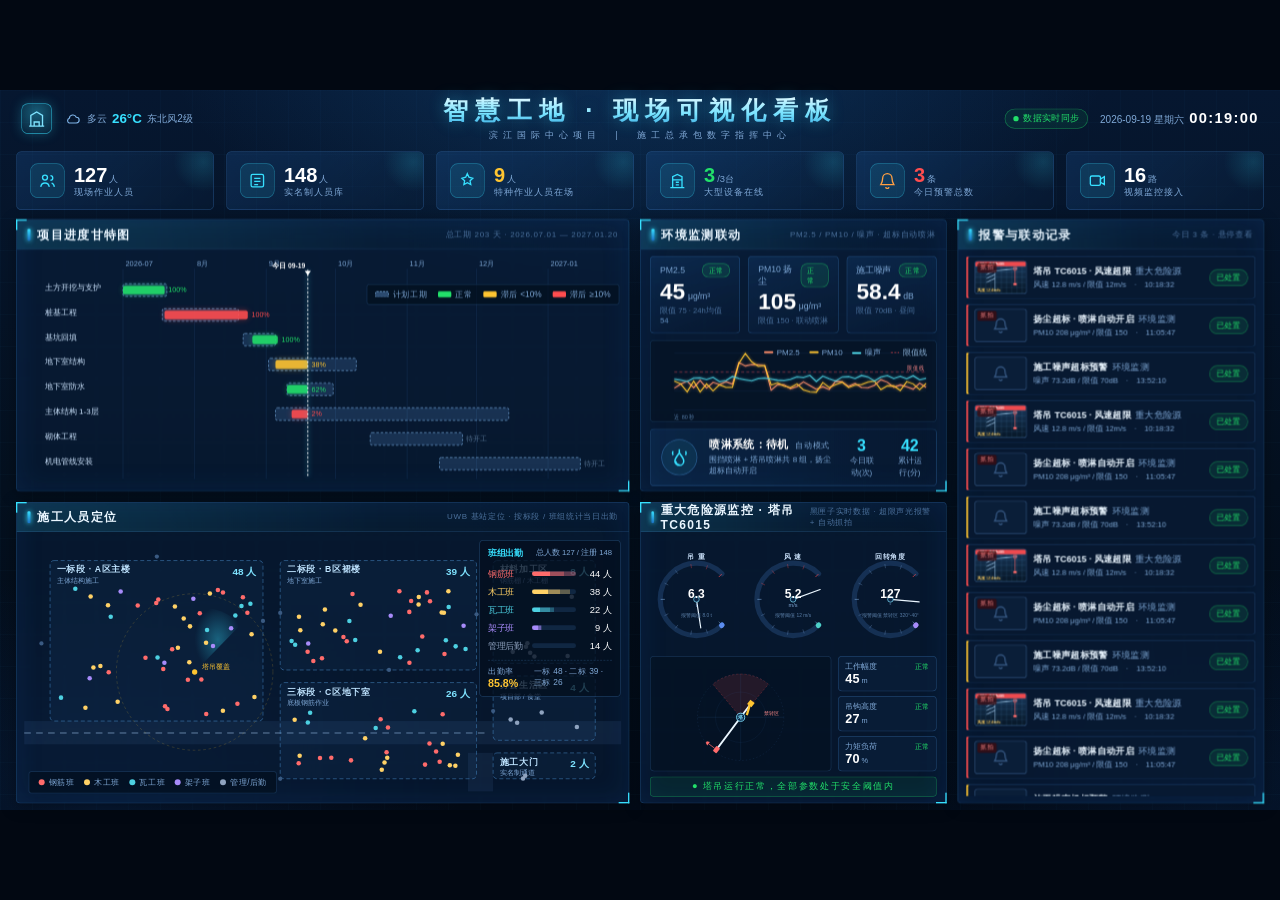
<file: index.html>
<!DOCTYPE html>
<html lang="zh-CN">
<head>
<meta charset="UTF-8">
<meta name="viewport" content="width=device-width,initial-scale=1">
<title>智慧工地 · 现场可视化看板</title>
<style>
:root{
  --bg:#04101f; --panel:rgba(10,32,60,.55); --panel2:rgba(8,24,48,.8);
  --cyan:#37e0ff; --cyan-d:#1868a8; --txt:#d7ecff; --txt2:#7fa8d6; --txt3:#4c719c;
  --green:#22e06a; --yellow:#ffc531; --red:#ff4d4f; --orange:#ff9f43;
  --steel:#5b8def;
  --gangjin:#ff6b6b; --mugong:#ffd166; --wagong:#4dd0e1; --jiazib:#a78bfa; --guanli:#8fa3bf;
}
*{margin:0;padding:0;box-sizing:border-box}
html,body{width:100%;height:100%;overflow:hidden;background:#020812;
  font-family:"Microsoft YaHei","PingFang SC","Source Han Sans SC",sans-serif;color:var(--txt)}
#stage{position:fixed;left:50%;top:50%;width:1920px;height:1080px;transform:translate(-50%,-50%);transform-origin:center center;
  background:
    radial-gradient(1200px 700px at 50% -10%, rgba(30,120,200,.28), transparent 60%),
    radial-gradient(900px 600px at 8% 100%, rgba(20,80,160,.18), transparent 60%),
    radial-gradient(900px 600px at 95% 100%, rgba(20,80,160,.15), transparent 60%),
    linear-gradient(180deg,#061730 0%,#04101f 55%,#030b18 100%)}
#stage::before{content:"";position:absolute;inset:0;pointer-events:none;opacity:.5;
  background-image:linear-gradient(rgba(80,180,255,.05) 1px,transparent 1px),linear-gradient(90deg,rgba(80,180,255,.05) 1px,transparent 1px);
  background-size:48px 48px}
#stage::after{content:"";position:absolute;inset:0;pointer-events:none;
  background:linear-gradient(180deg,transparent 49.7%,rgba(120,220,255,.05) 50%,transparent 50.3%);
  background-size:100% 6px;opacity:.35}

/* ============ 顶栏 ============ */
header{position:relative;height:86px;display:flex;align-items:center;padding:0 32px;z-index:5}
.h-side{flex:1;display:flex;align-items:center;gap:18px}
.h-side.right{justify-content:flex-end}
.h-title{position:absolute;left:50%;top:6px;transform:translateX(-50%);text-align:center}
.h-title h1{font-size:38px;letter-spacing:10px;font-weight:800;
  background:linear-gradient(180deg,#eafaff 10%,#7fe3ff 60%,#2e9cd8 100%);
  -webkit-background-clip:text;background-clip:text;color:transparent;
  text-shadow:0 0 24px rgba(55,224,255,.35)}
.h-title .sub{font-size:13px;letter-spacing:8px;color:var(--txt2);margin-top:2px}
.weather{display:flex;align-items:center;gap:8px;color:var(--txt2);font-size:15px}
.weather b{color:var(--cyan);font-size:20px;font-weight:700}
.h-date{font-size:15px;color:var(--txt2)}
.h-date b{color:#fff;font-size:22px;font-family:"DIN Alternate","Bahnschrift",sans-serif;margin-left:8px;letter-spacing:2px}
.h-logo{width:46px;height:46px;border:1.5px solid rgba(55,224,255,.6);border-radius:10px;display:grid;place-items:center;
  background:radial-gradient(circle at 50% 30%,rgba(55,224,255,.35),rgba(55,224,255,.05));box-shadow:0 0 18px rgba(55,224,255,.25)}
.h-logo svg{width:30px;height:30px}
.h-live{display:flex;align-items:center;gap:7px;font-size:14px;color:var(--green);border:1px solid rgba(34,224,106,.4);
  padding:5px 12px;border-radius:20px;background:rgba(34,224,106,.08)}
.live-dot{width:8px;height:8px;border-radius:50%;background:var(--green);animation:blink 1.4s infinite}
@keyframes blink{0%,100%{opacity:1;box-shadow:0 0 8px var(--green)}50%{opacity:.25;box-shadow:none}}

/* ============ KPI ============ */
.kpi-bar{height:104px;padding:6px 24px 10px;display:grid;grid-template-columns:repeat(6,1fr);gap:18px;position:relative;z-index:4}
.kpi{background:linear-gradient(135deg,rgba(30,90,160,.28),rgba(10,32,60,.35));
  border:1px solid rgba(90,170,255,.22);border-radius:8px;display:flex;align-items:center;gap:14px;padding:0 20px;position:relative;overflow:hidden}
.kpi::after{content:"";position:absolute;right:-30px;top:-30px;width:90px;height:90px;border-radius:50%;
  background:radial-gradient(circle,rgba(55,224,255,.16),transparent 70%)}
.kpi .ic{width:52px;height:52px;border-radius:12px;display:grid;place-items:center;flex:none;
  background:rgba(55,224,255,.1);border:1px solid rgba(55,224,255,.35)}
.kpi .ic svg{width:28px;height:28px}
.kpi .v{font-size:30px;font-weight:800;color:#fff;font-family:"Bahnschrift","DIN Alternate",sans-serif;line-height:1.1}
.kpi .v small{font-size:14px;color:var(--txt2);font-weight:400;margin-left:3px}
.kpi .l{font-size:14px;color:var(--txt2);letter-spacing:1px}
.kpi .v.red{color:var(--red)} .kpi .v.green{color:var(--green)} .kpi .v.yellow{color:var(--yellow)}

/* ============ 主布局 ============ */
main{position:relative;z-index:3;padding:4px 24px 18px;height:890px;display:grid;
  grid-template-columns:920px 1fr 460px;grid-template-rows:408px 452px;gap:16px}
.panel{background:var(--panel);border:1px solid rgba(70,150,230,.28);border-radius:6px;position:relative;
  box-shadow:inset 0 0 40px rgba(20,80,160,.18),0 4px 24px rgba(0,0,0,.35);backdrop-filter:blur(2px);
  display:flex;flex-direction:column}
.panel::before,.panel::after{content:"";position:absolute;width:14px;height:14px;pointer-events:none}
.panel::before{left:-1px;top:-1px;border-left:2px solid var(--cyan);border-top:2px solid var(--cyan)}
.panel::after{right:-1px;bottom:-1px;border-right:2px solid var(--cyan);border-bottom:2px solid var(--cyan)}
.p-head{height:44px;flex:none;display:flex;align-items:center;padding:0 16px;gap:10px;
  border-bottom:1px solid rgba(90,170,255,.18);
  background:linear-gradient(90deg,rgba(55,224,255,.14),rgba(55,224,255,.02) 60%,transparent)}
.p-head .bar{width:5px;height:18px;border-radius:2px;background:linear-gradient(180deg,var(--cyan),#1b6fc0);box-shadow:0 0 8px var(--cyan)}
.p-head h2{font-size:18px;font-weight:700;letter-spacing:2px;color:#eaf6ff}
.p-head .tagline{margin-left:auto;font-size:12px;color:var(--txt3);letter-spacing:1px}
.p-body{flex:1;min-height:0;position:relative;padding:8px 10px}

/* ============ 甘特图 ============ */
#ganttSvg{width:100%;height:100%;display:block}
.g-row:hover{fill:rgba(55,224,255,.06)}
.g-grid{stroke:rgba(90,160,255,.14);stroke-width:1}
.g-month{fill:#7fa8d6;font-size:12px}
.g-task{fill:#cfe6ff;font-size:13px}
.g-pct{font-size:11.5px;font-family:"Bahnschrift",sans-serif}
.g-today{stroke:#fff;stroke-width:1.4;stroke-dasharray:4 3;filter:drop-shadow(0 0 4px var(--cyan))}
.g-legend{position:absolute;right:14px;top:52px;display:flex;gap:16px;background:rgba(4,16,31,.7);
  border:1px solid rgba(90,170,255,.2);border-radius:4px;padding:6px 12px;font-size:12.5px;color:var(--txt2);z-index:2}
.g-legend i{display:inline-block;width:20px;height:9px;border-radius:2px;margin-right:6px;vertical-align:middle}
#ganttTip{position:absolute;pointer-events:none;z-index:20;display:none;min-width:230px;
  background:rgba(6,22,44,.95);border:1px solid rgba(55,224,255,.5);border-radius:6px;padding:10px 14px;
  font-size:13px;line-height:1.9;box-shadow:0 6px 24px rgba(0,0,0,.5)}
#ganttTip .t{font-size:14.5px;font-weight:700;color:#fff;margin-bottom:2px}
#ganttTip .s{color:var(--txt2)}
#ganttTip b{font-family:"Bahnschrift",sans-serif;color:#fff}

/* ============ 人员定位 ============ */
#mapSvg{width:100%;height:100%;display:block}
.dot{cursor:pointer;transition:transform 3.6s linear;transform-box:view-box}
.dot circle.core{animation:pulseDot 1.9s infinite ease-in-out}
@keyframes pulseDot{0%,100%{opacity:1;r:3.4}50%{opacity:.55;r:2.6}}
.sweep{transform-origin:257px 203px;transform-box:view-box;animation:sweeprot 5s linear infinite}
@keyframes sweeprot{to{transform:rotate(360deg)}}
.spray .noz{fill:#3a5a82}
#mapSpray.on .noz{fill:#37e0ff;filter:drop-shadow(0 0 6px #37e0ff)}
.spray .water{opacity:0}
#mapSpray.on .water{opacity:1;animation:waterPulse 1.1s infinite ease-in-out}
@keyframes waterPulse{0%{r:4;opacity:.9}100%{r:14;opacity:0}}
.zone-name{fill:#bfe4ff;font-size:13px;font-weight:700;letter-spacing:1px}
.zone-sub{fill:#7fa8d6;font-size:11px}
.zone-count{font-size:15px;font-weight:700;font-family:"Bahnschrift",sans-serif}
.map-legend{position:absolute;left:18px;bottom:14px;display:flex;gap:14px;background:rgba(4,16,31,.72);
  border:1px solid rgba(90,170,255,.2);border-radius:4px;padding:7px 14px;font-size:12.5px;color:var(--txt2);z-index:2}
.map-legend i{display:inline-block;width:9px;height:9px;border-radius:50%;margin-right:6px;vertical-align:middle}
.att-table{position:absolute;right:12px;top:12px;width:212px;background:rgba(4,16,31,.78);
  border:1px solid rgba(90,170,255,.25);border-radius:6px;padding:10px 12px;z-index:2}
.att-table .at-title{font-size:13px;color:var(--cyan);font-weight:700;margin-bottom:8px;display:flex;justify-content:space-between}
.att-table .at-title span{color:var(--txt2);font-weight:400;font-size:11.5px}
.at-row{display:flex;align-items:center;gap:8px;height:27px;font-size:13px}
.at-row .nm{width:58px;color:var(--txt)}
.at-row .bar{flex:1;height:7px;border-radius:4px;background:rgba(90,160,255,.14);overflow:hidden;display:flex}
.at-row .bar i{display:block;height:100%}
.at-row .num{width:46px;text-align:right;font-family:"Bahnschrift",sans-serif;font-size:14px;color:#fff}
.at-sum{margin-top:8px;padding-top:8px;border-top:1px dashed rgba(90,170,255,.25);
  display:flex;justify-content:space-between;font-size:12.5px;color:var(--txt2)}
.at-sum b{color:var(--yellow);font-family:"Bahnschrift",sans-serif;font-size:16px}

/* ============ 塔吊 ============ */
.crane-body{padding:6px 14px 10px;display:flex;flex-direction:column;gap:8px;height:100%}
.gauges{display:grid;grid-template-columns:repeat(3,1fr);gap:6px;height:172px;flex:none}
.gauge{position:relative}
.gauge svg{width:100%;height:100%}
.gauge.alarm{animation:gaugeAlarm .8s infinite}
@keyframes gaugeAlarm{0%,100%{filter:drop-shadow(0 0 3px rgba(255,77,79,.3))}50%{filter:drop-shadow(0 0 14px rgba(255,77,79,.9))}}
.g-val{fill:#fff;font-size:26px;font-weight:800;font-family:"Bahnschrift",sans-serif;text-anchor:middle}
.g-unit{fill:#7fa8d6;font-size:12px;text-anchor:middle}
.g-name{fill:#cfe6ff;font-size:14px;font-weight:700;text-anchor:middle;letter-spacing:2px}
.g-lim{fill:#5a7fa8;font-size:10.5px;text-anchor:middle}
.needle{transition:transform .9s cubic-bezier(.34,1.4,.5,1);transform-box:view-box;transform-origin:100px 108px}
.g-arc-v{transition:stroke-dasharray .9s ease,stroke .3s}
.crane-mid{flex:1;min-height:0;display:grid;grid-template-columns:1fr 148px;gap:10px}
.crane-plot{background:rgba(4,16,31,.5);border:1px solid rgba(90,170,255,.2);border-radius:6px;position:relative;overflow:hidden}
#craneSvg{width:100%;height:100%}
.jib-grp{transition:transform 1.4s ease-in-out;transform-box:view-box;transform-origin:200px 118px}
.crane-side{display:flex;flex-direction:column;gap:7px}
.c-chip{background:rgba(10,32,60,.7);border:1px solid rgba(90,170,255,.25);border-radius:6px;padding:7px 10px}
.c-chip .l{font-size:11.5px;color:var(--txt2)}
.c-chip .v{font-size:19px;font-weight:700;color:#fff;font-family:"Bahnschrift",sans-serif}
.c-chip .v small{font-size:11px;color:var(--txt2);font-weight:400}
.c-chip .st{float:right;font-size:11px;color:var(--green)}
.c-chip.alarm{border-color:rgba(255,77,79,.7);background:rgba(70,14,18,.6)}
.c-chip.alarm .st{color:var(--red);animation:blink .7s infinite}
.crane-banner{flex:none;height:30px;border-radius:5px;display:flex;align-items:center;justify-content:center;gap:10px;
  font-size:14px;letter-spacing:2px;border:1px solid rgba(34,224,106,.35);color:var(--green);background:rgba(34,224,106,.08)}
.crane-banner.alarm{border-color:rgba(255,77,79,.8);color:#fff;background:rgba(255,77,79,.18);animation:bannerFlash .7s infinite}
@keyframes bannerFlash{0%,100%{background:rgba(255,77,79,.12)}50%{background:rgba(255,77,79,.42)}}

/* ============ 环境 ============ */
.env-body{padding:10px 14px;display:flex;flex-direction:column;gap:10px;height:100%}
.env-metrics{display:grid;grid-template-columns:repeat(3,1fr);gap:12px;flex:none}
.m-card{border:1px solid rgba(90,170,255,.25);border-radius:6px;padding:10px 14px;position:relative;
  background:linear-gradient(160deg,rgba(30,90,160,.22),rgba(8,24,48,.5));transition:.3s}
.m-card .ml{font-size:13px;color:var(--txt2);display:flex;justify-content:space-between;align-items:center}
.m-card .mv{font-size:34px;font-weight:800;color:#fff;font-family:"Bahnschrift",sans-serif;line-height:1.25}
.m-card .mv small{font-size:13px;color:var(--txt2);font-weight:400;margin-left:4px}
.m-card .mf{font-size:11.5px;color:var(--txt3)}
.m-card .badge{font-size:11px;padding:2px 9px;border-radius:10px;border:1px solid rgba(34,224,106,.45);color:var(--green);background:rgba(34,224,106,.1)}
.m-card.warn{border-color:rgba(255,197,49,.7);box-shadow:0 0 18px rgba(255,197,49,.15)}
.m-card.warn .badge{border-color:rgba(255,197,49,.7);color:var(--yellow);background:rgba(255,197,49,.12)}
.m-card.over{border-color:rgba(255,77,79,.85);box-shadow:0 0 22px rgba(255,77,79,.25);animation:bannerFlash 1s infinite}
.m-card.over .badge{border-color:rgba(255,77,79,.8);color:#fff;background:rgba(255,77,79,.25)}
.env-chart-wrap{flex:1;min-height:0;background:rgba(4,16,31,.5);border:1px solid rgba(90,170,255,.18);border-radius:6px;padding:6px 8px 2px;position:relative}
#envChart{width:100%;height:100%}
.env-legend{position:absolute;right:14px;top:10px;display:flex;gap:14px;font-size:12px;color:var(--txt2);z-index:2}
.env-legend i{display:inline-block;width:14px;height:3px;border-radius:2px;margin-right:5px;vertical-align:middle}
.spray-bar{flex:none;height:86px;border:1px solid rgba(90,170,255,.25);border-radius:6px;padding:10px 16px;
  display:flex;align-items:center;gap:18px;background:linear-gradient(90deg,rgba(30,90,160,.2),rgba(8,24,48,.35))}
.spray-ic{width:54px;height:54px;border-radius:50%;display:grid;place-items:center;flex:none;
  border:1px solid rgba(90,170,255,.4);background:rgba(55,224,255,.08)}
.spray-ic svg{width:32px;height:32px}
.spray-bar.on .spray-ic{border-color:var(--cyan);background:rgba(55,224,255,.25);box-shadow:0 0 20px rgba(55,224,255,.5);animation:waterRotate 3s linear infinite}
@keyframes waterRotate{to{transform:rotate(360deg)}}
.spray-info .t{font-size:16px;font-weight:700;color:#fff;letter-spacing:1px}
.spray-info .t small{font-size:12px;color:var(--txt2);font-weight:400;margin-left:10px}
.spray-info .d{font-size:12px;color:var(--txt2);margin-top:3px}
.spray-stats{margin-left:auto;display:flex;gap:26px;text-align:center}
.spray-stats .v{font-size:24px;font-weight:800;font-family:"Bahnschrift",sans-serif;color:var(--cyan)}
.spray-stats .l{font-size:12px;color:var(--txt2)}

/* ============ 预警记录 ============ */
.alarm-body{padding:10px 12px;height:100%;overflow:hidden}
.alarm-track{display:flex;flex-direction:column}
.alarm-item{height:64px;margin-bottom:8px;flex:none;display:flex;align-items:center;gap:10px;
  background:rgba(8,26,50,.75);border:1px solid rgba(90,170,255,.22);border-left:3px solid var(--cyan);
  border-radius:5px;padding:6px 10px}
.alarm-item.red{border-left-color:var(--red)}
.alarm-item.yellow{border-left-color:var(--yellow)}
.alarm-item.green{border-left-color:var(--green)}
.ai-photo{width:78px;height:50px;border-radius:4px;overflow:hidden;flex:none;position:relative;
  border:1px solid rgba(120,180,255,.35);background:#0a1e38;display:grid;place-items:center}
.ai-photo img{width:100%;height:100%;object-fit:cover;display:block}
.ai-photo .ph{color:#3d618e}
.ai-photo .cam{position:absolute;left:3px;top:2px;font-size:9px;color:#ff8a8a;background:rgba(60,10,14,.75);
  padding:1px 5px;border-radius:3px;letter-spacing:.5px}
.ai-body{flex:1;min-width:0}
.ai-title{font-size:13.5px;font-weight:700;color:#eaf6ff;white-space:nowrap;overflow:hidden;text-overflow:ellipsis}
.ai-title .loc{color:var(--txt2);font-weight:400;margin-left:6px}
.ai-meta{font-size:11.5px;color:var(--txt2);margin-top:3px;font-family:"Bahnschrift","Microsoft YaHei",sans-serif}
.ai-tag{flex:none;font-size:11.5px;padding:4px 10px;border-radius:12px;text-align:center;width:58px}
.ai-tag.red{color:#fff;background:rgba(255,77,79,.2);border:1px solid rgba(255,77,79,.6);animation:blink 1s infinite}
.ai-tag.green{color:var(--green);background:rgba(34,224,106,.1);border:1px solid rgba(34,224,106,.4)}
.ai-tag.yellow{color:var(--yellow);background:rgba(255,197,49,.1);border:1px solid rgba(255,197,49,.5)}
.marquee{height:100%;overflow:hidden;position:relative}
.marquee:hover .alarm-track{animation-play-state:paused}
.flash-new{animation:flashNew 1.4s ease}
@keyframes flashNew{0%{background:rgba(255,77,79,.35)}100%{background:rgba(8,26,50,.75)}}
</style>
</head>
<body>
<div id="stage">
  <!-- ============ 顶栏 ============ -->
  <header>
    <div class="h-side">
      <div class="h-logo">
        <svg viewBox="0 0 24 24" fill="none" stroke="#7fe3ff" stroke-width="1.6">
          <path d="M3 21h18M5 21V8l7-4 7 4v13M9 21v-5h6v5M9 12h.01M15 12h.01M9 16h.01M15 16h.01"/>
        </svg>
      </div>
      <div class="weather">
        <svg width="26" height="26" viewBox="0 0 24 24" fill="none" stroke="#7fb4e8" stroke-width="1.6"><path d="M17 18a4 4 0 0 0 0-8 5 5 0 0 0-9.6 1.5A3.5 3.5 0 0 0 7 18h10z"/></svg>
        多云 <b>26°C</b> 东北风2级
      </div>
    </div>
    <div class="h-title">
      <h1>智慧工地 · 现场可视化看板</h1>
      <div class="sub">滨江国际中心项目　|　施工总承包数字指挥中心</div>
    </div>
    <div class="h-side right">
      <div class="h-live"><span class="live-dot"></span>数据实时同步</div>
      <div class="h-date">2026-09-19 星期六<b id="clock">--:--:--</b></div>
    </div>
  </header>

  <!-- ============ KPI ============ -->
  <div class="kpi-bar">
    <div class="kpi"><div class="ic"><svg viewBox="0 0 24 24" fill="none" stroke="#37e0ff" stroke-width="1.7"><circle cx="9" cy="8" r="3.2"/><path d="M3.5 20c.6-3.4 3-5 5.5-5s4.9 1.6 5.5 5M16 11.5a3 3 0 1 0 0-6M17.5 15.2c2 .5 3.2 2 3.5 4.8"/></svg></div><div><div class="v" id="kpiPeople">--<small>人</small></div><div class="l">现场作业人员</div></div></div>
    <div class="kpi"><div class="ic"><svg viewBox="0 0 24 24" fill="none" stroke="#37e0ff" stroke-width="1.7"><rect x="4" y="4" width="16" height="16" rx="2"/><path d="M8 9h8M8 13h8M8 17h5"/></svg></div><div><div class="v">148<small>人</small></div><div class="l">实名制人员库</div></div></div>
    <div class="kpi"><div class="ic"><svg viewBox="0 0 24 24" fill="none" stroke="#37e0ff" stroke-width="1.7"><path d="M12 3l2.1 4.6L19 9l-3.5 3.2.9 4.8L12 14.6 7.6 17l.9-4.8L5 9l4.9-1.4z"/></svg></div><div><div class="v yellow">9<small>人</small></div><div class="l">特种作业人员在场</div></div></div>
    <div class="kpi"><div class="ic"><svg viewBox="0 0 24 24" fill="none" stroke="#37e0ff" stroke-width="1.7"><path d="M3 21h18M6 21V7l6-3 6 3v14M6 11h12M10 14h4M10 17.5h4"/></svg></div><div><div class="v green">3<small>/3台</small></div><div class="l">大型设备在线</div></div></div>
    <div class="kpi"><div class="ic"><svg viewBox="0 0 24 24" fill="none" stroke="#ff9f43" stroke-width="1.7"><path d="M12 3a6 6 0 0 0-6 6c0 4.5-1.6 6.8-2.4 8h16.8c-.8-1.2-2.4-3.5-2.4-8a6 6 0 0 0-6-6zM10 20a2 2 0 0 0 4 0"/></svg></div><div><div class="v red" id="kpiAlarm">3<small>条</small></div><div class="l">今日预警总数</div></div></div>
    <div class="kpi"><div class="ic"><svg viewBox="0 0 24 24" fill="none" stroke="#37e0ff" stroke-width="1.7"><rect x="3" y="6" width="13" height="12" rx="2"/><path d="M16 10l5-3v10l-5-3zM7 9v.01M7 12v.01M7 15v.01"/></svg></div><div><div class="v">16<small>路</small></div><div class="l">视频监控接入</div></div></div>
  </div>

  <!-- ============ 主区域 ============ -->
  <main>
    <!-- 甘特图 -->
    <section class="panel" style="grid-column:1;grid-row:1">
      <div class="p-head"><span class="bar"></span><h2>项目进度甘特图</h2><span class="tagline">总工期 203 天 · 2026.07.01 — 2027.01.20</span></div>
      <div class="p-body">
        <svg id="ganttSvg"></svg>
        <div class="g-legend">
          <span><i style="background:rgba(120,180,255,.35);border:1px dashed #7fb4e8"></i>计划工期</span>
          <span><i style="background:var(--green)"></i>正常</span>
          <span><i style="background:var(--yellow)"></i>滞后 &lt;10%</span>
          <span><i style="background:var(--red)"></i>滞后 ≥10%</span>
        </div>
        <div id="ganttTip"></div>
      </div>
    </section>

    <!-- 人员定位 -->
    <section class="panel" style="grid-column:1;grid-row:2">
      <div class="p-head"><span class="bar"></span><h2>施工人员定位</h2><span class="tagline">UWB 基站定位 · 按标段 / 班组统计当日出勤</span></div>
      <div class="p-body">
        <svg id="mapSvg" viewBox="0 0 900 392" preserveAspectRatio="xMidYMid meet"></svg>
        <div class="att-table" id="attTable"></div>
        <div class="map-legend">
          <span><i style="background:var(--gangjin)"></i>钢筋班</span>
          <span><i style="background:var(--mugong)"></i>木工班</span>
          <span><i style="background:var(--wagong)"></i>瓦工班</span>
          <span><i style="background:var(--jiazib)"></i>架子班</span>
          <span><i style="background:var(--guanli)"></i>管理/后勤</span>
        </div>
      </div>
    </section>

    <!-- 环境监测 -->
    <section class="panel" style="grid-column:2;grid-row:1">
      <div class="p-head"><span class="bar"></span><h2>环境监测联动</h2><span class="tagline">PM2.5 / PM10 / 噪声 · 超标自动喷淋</span></div>
      <div class="env-body">
        <div class="env-metrics">
          <div class="m-card" id="mcPm25">
            <div class="ml">PM2.5<span class="badge">正常</span></div>
            <div class="mv"><span id="pm25v">--</span><small>μg/m³</small></div>
            <div class="mf">限值 75 · 24h均值 <b id="pm25avg">--</b></div>
          </div>
          <div class="m-card" id="mcPm10">
            <div class="ml">PM10 扬尘<span class="badge">正常</span></div>
            <div class="mv"><span id="pm10v">--</span><small>μg/m³</small></div>
            <div class="mf">限值 150 · 联动喷淋</div>
          </div>
          <div class="m-card" id="mcNoise">
            <div class="ml">施工噪声<span class="badge">正常</span></div>
            <div class="mv"><span id="noisev">--</span><small>dB</small></div>
            <div class="mf">限值 70dB · 昼间</div>
          </div>
        </div>
        <div class="env-chart-wrap">
          <div class="env-legend">
            <span><i style="background:#ff8f6b"></i>PM2.5</span>
            <span><i style="background:#ffc531"></i>PM10</span>
            <span><i style="background:#4dd0e1"></i>噪声</span>
            <span style="color:#8fb4d8"><i style="background:transparent;border-top:1px dashed #ff4d4f"></i>限值线</span>
          </div>
          <svg id="envChart" viewBox="0 0 480 128" preserveAspectRatio="none"></svg>
        </div>
        <div class="spray-bar" id="sprayBar">
          <div class="spray-ic">
            <svg viewBox="0 0 24 24" fill="none" stroke="#37e0ff" stroke-width="1.7"><path d="M12 3v4M12 7c-3 4-5 6.5-5 9a5 5 0 0 0 10 0c0-2.5-2-5-5-9zM8 16a4 4 0 0 0 4 4M19 5c1 1.5 1 3 0 4.5M5 5c-1 1.5-1 3 0 4.5"/></svg>
          </div>
          <div class="spray-info">
            <div class="t" id="sprayTitle">喷淋系统：待机<small>自动模式</small></div>
            <div class="d" id="sprayDesc">围挡喷淋 + 塔吊喷淋共 8 组，扬尘超标自动开启</div>
          </div>
          <div class="spray-stats">
            <div><div class="v" id="sprayTimes">3</div><div class="l">今日联动(次)</div></div>
            <div><div class="v" id="sprayMins">42</div><div class="l">累计运行(分)</div></div>
          </div>
        </div>
      </div>
    </section>

    <!-- 塔吊 -->
    <section class="panel" style="grid-column:2;grid-row:2">
      <div class="p-head"><span class="bar"></span><h2>重大危险源监控 · 塔吊 TC6015</h2><span class="tagline">黑匣子实时数据 · 超限声光报警 + 自动抓拍</span></div>
      <div class="crane-body">
        <div class="gauges" id="gauges"></div>
        <div class="crane-mid">
          <div class="crane-plot"><svg id="craneSvg" viewBox="0 0 400 220" preserveAspectRatio="xMidYMid meet"></svg></div>
          <div class="crane-side">
            <div class="c-chip" id="chipAmp"><span class="st">正常</span><div class="l">工作幅度</div><div class="v"><span id="ampV">--</span><small> m</small></div></div>
            <div class="c-chip" id="chipHook"><span class="st">正常</span><div class="l">吊钩高度</div><div class="v"><span id="hookV">--</span><small> m</small></div></div>
            <div class="c-chip" id="chipTorque"><span class="st">正常</span><div class="l">力矩负荷</div><div class="v"><span id="torqueV">--</span><small> %</small></div></div>
          </div>
        </div>
        <div class="crane-banner" id="craneBanner">● 塔吊运行正常，全部参数处于安全阈值内</div>
      </div>
    </section>

    <!-- 预警记录 -->
    <section class="panel" style="grid-column:3;grid-row:1 / span 2">
      <div class="p-head"><span class="bar"></span><h2>报警与联动记录</h2><span class="tagline" id="alarmCountLine">今日 3 条 · 滚动播放</span></div>
      <div class="alarm-body">
        <div class="marquee" id="marquee">
          <div class="alarm-track" id="alarmTrack"></div>
        </div>
      </div>
    </section>
  </main>
</div>

<script>
"use strict";
/* ================= 基础工具 ================= */
const $=s=>document.querySelector(s);
const rnd=(a,b)=>a+Math.random()*(b-a);
const clamp=(v,a,b)=>Math.max(a,Math.min(b,v));
const pad=n=>String(n).padStart(2,"0");
const nowTime=()=>{const d=new Date();return `${pad(d.getHours())}:${pad(d.getMinutes())}:${pad(d.getSeconds())}`};
const NS="http://www.w3.org/2000/svg";
function el(tag,attrs,parent){const e=document.createElementNS(NS,tag);for(const k in attrs)e.setAttribute(k,attrs[k]);if(parent)parent.appendChild(e);return e;}
function div(cls,html,parent){const d=document.createElement("div");if(cls)d.className=cls;if(html!=null)d.innerHTML=html;if(parent)parent.appendChild(d);return d;}

/* 大屏自适应 */
function fit(){const s=Math.min(innerWidth/1920,innerHeight/1080);$("#stage").style.transform=`translate(-50%,-50%) scale(${s})`;}
addEventListener("resize",fit); fit();

/* 时钟 */
setInterval(()=>{$("#clock").textContent=nowTime();},1000);

/* ================= 全局预警总线 ================= */
const alarmStore=[];
let alarmTotal=3;
function addAlarm(a){ // {level,type,title,loc,meta,photo}
  const it=Object.assign({id:Date.now()+Math.random(),time:nowTime(),status:"new"},a);
  alarmStore.unshift(it);
  if(alarmStore.length>12)alarmStore.pop();
  alarmTotal++; $("#kpiAlarm").innerHTML=alarmTotal+'<small>条</small>';
  renderAlarms(true);
  setTimeout(()=>{it.status="done";renderAlarms(false);},12000);
  return it;
}
function updateAlarm(it,patch){Object.assign(it,patch);renderAlarms(false);}

/* 抓拍照片：canvas 生成监控截图 */
function snapPhoto(label,val){
  const c=document.createElement("canvas");c.width=156;c.height=100;const x=c.getContext&&c.getContext("2d");
  if(!x)return null; // 无 canvas 环境时回退为占位图标
  const g=x.createLinearGradient(0,0,0,100);g.addColorStop(0,"#1a3a5e");g.addColorStop(1,"#081828");x.fillStyle=g;x.fillRect(0,0,156,100);
  x.strokeStyle="rgba(120,200,255,.25)";for(let i=0;i<156;i+=16){x.beginPath();x.moveTo(i,0);x.lineTo(i,100);x.stroke();}
  for(let j=0;j<100;j+=16){x.beginPath();x.moveTo(0,j);x.lineTo(156,j);x.stroke();}
  // 塔吊剪影
  x.strokeStyle="#9fc7e8";x.lineWidth=2;x.beginPath();x.moveTo(60,92);x.lineTo(60,28);x.lineTo(130,22);x.stroke();
  x.beginPath();x.moveTo(60,28);x.lineTo(34,40);x.moveTo(60,40);x.lineTo(34,52);x.moveTo(60,52);x.lineTo(34,64);x.stroke();
  x.strokeStyle="#ff6b6b";x.strokeRect(118,18,8,8);x.beginPath();x.moveTo(122,26);x.lineTo(122,66);x.stroke();
  x.fillStyle="#ff6b6b";x.fillRect(117,66,10,7);
  x.fillStyle="rgba(255,77,79,.92)";x.fillRect(0,0,156,15);
  x.fillStyle="#fff";x.font="bold 10px sans-serif";x.fillText("● REC  摄像头#03",6,11);
  x.fillStyle="#ffd166";x.font="bold 12px sans-serif";x.fillText(label+" "+val,6,92);
  return c.toDataURL("image/png");
}

/* ================= 预警列表(滚动) ================= */
function renderAlarms(flash){
  const track=$("#alarmTrack");
  const one=()=>alarmStore.map(a=>`
    <div class="alarm-item ${a.level}${flash&&a.status==="new"?" flash-new":""}">
      <div class="ai-photo">
        ${a.photo?`<img src="${a.photo}" alt="">`:`<svg class="ph" width="26" height="26" viewBox="0 0 24 24" fill="none" stroke="currentColor" stroke-width="1.6"><path d="M12 3a6 6 0 0 0-6 6c0 4.5-1.6 6.8-2.4 8h16.8c-.8-1.2-2.4-3.5-2.4-8a6 6 0 0 0-6-6zM10 20a2 2 0 0 0 4 0"/></svg>`}
        ${a.level==="red"?`<span class="cam">抓拍</span>`:""}
      </div>
      <div class="ai-body">
        <div class="ai-title">${a.title}<span class="loc">${a.loc}</span></div>
        <div class="ai-meta">${a.meta}　·　${a.time}</div>
      </div>
      <span class="ai-tag ${a.status==="new"?a.level:"green"}">${a.status==="new"?"未处置":"已处置"}</span>
    </div>`).join("");
  const n=alarmStore.length;
  // 条目不足时重复整组，保证列表填满滚动区域；动画滚动一个周期后无缝衔接
  const repeats=Math.max(2,Math.ceil(12/n));
  track.innerHTML=Array(repeats).fill(one()).join("");
  track.style.animation="none";void track.offsetWidth;
  const dur=Math.max(n*1.9,10);
  track.style.setProperty("--step",(100/repeats)+"%");
  track.style.animation=`alarmScroll ${dur}s linear infinite`;
  $("#alarmCountLine").textContent=`今日 ${alarmTotal} 条 · 悬停查看`;
}
const st=document.createElement("style");
st.textContent="@keyframes alarmScroll{0%{transform:translateY(0)}100%{transform:translateY(calc(-1*var(--step)))}}";
document.head.appendChild(st);

/* ================= 1. 甘特图 ================= */
const NOW=new Date(2026,8,19), DAYMS=864e5;
const D0=new Date(2026,6,1), D1=new Date(2027,0,21);
const tasks=[
  {name:"土方开挖与支护",s:"2026-07-01",e:"2026-07-20",as:"2026-07-01",ae:"2026-07-19",pct:100},
  {name:"桩基工程",      s:"2026-07-18",e:"2026-08-20",as:"2026-07-19",ae:"2026-08-24",pct:100},
  {name:"基坑回填",      s:"2026-08-22",e:"2026-09-05",as:"2026-08-26",ae:"2026-09-06",pct:100},
  {name:"地下室结构",    s:"2026-09-02",e:"2026-10-10",as:"2026-09-05",ae:"",pct:38},
  {name:"地下室防水",    s:"2026-09-10",e:"2026-09-30",as:"2026-09-10",ae:"",pct:62},
  {name:"主体结构 1-3层",s:"2026-09-05",e:"2026-12-15",as:"2026-09-12",ae:"",pct:2},
  {name:"砌体工程",      s:"2026-10-16",e:"2026-11-25",as:"",ae:"",pct:0},
  {name:"机电管线安装",  s:"2026-11-15",e:"2027-01-15",as:"",ae:"",pct:0},
];
const tdate=s=>{const p=s.split("-").map(Number);return new Date(p[0],p[1]-1,p[2]);};
function taskStatus(t){
  const s=tdate(t.s),e=tdate(t.e);
  if(t.pct>=100){
    if(t.ae){const lag=(tdate(t.ae)-e)/(e-s)*100;return lag>=10?["red",`滞后 ${lag.toFixed(1)}%`]:["done","按期完成"];}
    return ["done","完成"];
  }
  if(!t.as||NOW<s)return ["idle","未开始"];
  const planned=clamp((NOW-s)/(e-s)*100,0,100);
  const lag=planned-t.pct;
  if(lag<0)return ["green",`提前 ${(-lag).toFixed(1)}%`];
  if(lag===0)return ["green","进度正常"];
  return lag<10?["yellow",`滞后 ${lag.toFixed(1)}%`]:["red",`滞后 ${lag.toFixed(1)}%`];
}
function renderGantt(){
  const svg=$("#ganttSvg");svg.innerHTML="";
  svg.setAttribute("viewBox","0 0 920 372");
  const X0=138,W=760,TOP=36,ROW=40,H=ROW*tasks.length;
  const x=d=>X0+(d-D0)/(D1-D0)*W;
  const COLOR={done:"#22e06a",green:"#22e06a",yellow:"#ffc531",red:"#ff4d4f",idle:"#54708f"};
  // 月份网格
  const monthMarks=[["2026-07-01","2026-07"],["2026-08-01","8月"],["2026-09-01","9月"],
    ["2026-10-01","10月"],["2026-11-01","11月"],["2026-12-01","12月"],["2027-01-01","2027-01"]];
  monthMarks.forEach(([ms,lb])=>{
    const gx=x(tdate(ms));
    el("line",{x1:gx,y1:TOP-14,x2:gx,y2:TOP+H+6,class:"g-grid"},svg);
    const t=el("text",{x:gx+4,y:TOP-18,class:"g-month"},svg);t.textContent=lb;
  });
  const tip=$("#ganttTip");
  tasks.forEach((t,i)=>{
    const y=TOP+i*ROW+8;
    el("rect",{x:0,y:TOP+i*ROW,width:920,height:ROW,class:"g-row",fill:"transparent"},svg);
    const nm=el("text",{x:12,y:y+13,class:"g-task"},svg);nm.textContent=t.name;
    const ps=tdate(t.s),pe=tdate(t.e);
    // 计划条
    el("rect",{x:x(ps),y:y+3,width:Math.max(x(pe)-x(ps),4),height:20,rx:3,
      fill:"rgba(120,180,255,.16)",stroke:"#7fb4e8","stroke-dasharray":"4 3","stroke-width":1},svg);
    const [stc,stxt]=taskStatus(t);
    // 实际条
    if(t.as){
      const as=tdate(t.as),ae=t.pct>=100&&t.ae?tdate(t.ae):NOW;
      const bw=Math.max(x(ae)-x(as),3);
      const bar=el("rect",{x:x(as),y:y+6,width:bw,height:14,rx:3,
        fill:COLOR[stc],opacity:.9,style:`filter:drop-shadow(0 0 5px ${COLOR[stc]}66)`},svg);
      bar.addEventListener("mousemove",ev=>{
        const r=$("#stage").getBoundingClientRect();
        tip.style.display="block";
        tip.style.left=(ev.clientX-r.left)/Math.min(innerWidth/1920,innerHeight/1080)+14+"px";
        tip.style.top=(ev.clientY-r.top)/Math.min(innerWidth/1920,innerHeight/1080)+10+"px";
        tip.innerHTML=`<div class="t">${t.name}</div>
          <div class="s">计划：<b>${t.s}</b> ～ <b>${t.e}</b></div>
          <div class="s">实际：<b>${t.as}</b> ${t.ae?`～ <b>${t.ae}</b>`:"～ 至今"}</div>
          <div class="s">完成：<b>${t.pct}%</b>　状态：<b style="color:${COLOR[stc]}">${stxt}</b></div>`;
      });
      bar.addEventListener("mouseleave",()=>tip.style.display="none");
      const pc=el("text",{x:Math.min(x(as)+bw+6,900),y:y+17,class:"g-pct",fill:COLOR[stc]},svg);
      pc.textContent=t.pct+"%";
    }else{
      const t2=el("text",{x:x(pe)+6,y:y+17,class:"g-pct",fill:"#54708f"},svg);
      t2.textContent="待开工";
    }
  });
  // 今日线
  const tx=x(NOW);
  el("line",{x1:tx,y1:TOP-12,x2:tx,y2:TOP+H+4,class:"g-today"},svg);
  const tg=el("text",{x:tx-4,y:TOP-14,fill:"#fff","font-size":11,"text-anchor":"end","font-weight":700},svg);
  tg.textContent="今日 09-19";
  el("polygon",{points:`${tx-5},${TOP-10} ${tx+5},${TOP-10} ${tx},${TOP-3}`,fill:"#fff"},svg);
}

/* ================= 2. 人员定位地图 ================= */
const TEAMS=[
  {k:"gangjin",name:"钢筋班",color:"#ff6b6b"},
  {k:"mugong", name:"木工班",color:"#ffd166"},
  {k:"wagong", name:"瓦工班",color:"#4dd0e1"},
  {k:"jiazib", name:"架子班",color:"#a78bfa"},
  {k:"guanli", name:"管理后勤",color:"#8fa3bf"},
];
const zones=[
  {id:"A",name:"一标段 · A区主楼",sub:"主体结构施工",x:39,y:35,w:321,h:242,
   counts:{gangjin:18,mugong:16,wagong:8,jiazib:6,guanli:0}},
  {id:"B",name:"二标段 · B区裙楼",sub:"地下室施工",x:386,y:35,w:296,h:165,
   counts:{gangjin:14,mugong:12,wagong:10,jiazib:3,guanli:0}},
  {id:"C",name:"三标段 · C区地下室",sub:"底板钢筋作业",x:386,y:219,w:296,h:145,
   counts:{gangjin:12,mugong:10,wagong:4,jiazib:0,guanli:0}},
  {id:"D",name:"材料加工区",sub:"钢筋棚 / 木工棚",x:707,y:35,w:154,h:155,
   counts:{gangjin:0,mugong:0,wagong:0,jiazib:0,guanli:8}},
  {id:"E",name:"办公生活区",sub:"项目部 / 食堂",x:707,y:209,w:154,h:97,
   counts:{gangjin:0,mugong:0,wagong:0,jiazib:0,guanli:4}},
  {id:"F",name:"施工大门",sub:"实名制通道",x:707,y:325,w:154,h:39,
   counts:{gangjin:0,mugong:0,wagong:0,jiazib:0,guanli:2}},
];
const sprinklers=[[26,160],[200,29],[360,126],[386,114],[550,200],[682,116],[707,262],[386,364]];
const people=[];
function renderAttendance(){
  const totals={gangjin:0,mugong:0,wagong:0,jiazib:0,guanli:0};
  zones.forEach(z=>TEAMS.forEach(t=>totals[t.k]+=z.counts[t.k]));
  const all=totals.gangjin+totals.mugong+totals.wagong+totals.jiazib+totals.guanli;
  $("#kpiPeople").innerHTML=all+'<small>人</small>';
  const max=Math.max(...TEAMS.map(t=>totals[t.k]));
  $("#attTable").innerHTML=`<div class="at-title">班组出勤 <span>总人数 ${all} / 注册 148</span></div>`+
    TEAMS.map(t=>{
      const v=totals[t.k];
      // 分段显示三个标段
      const a=zones[0].counts[t.k],b=zones[1].counts[t.k],c=zones[2].counts[t.k];
      const seg=(n,op)=>`<i style="width:${n/max*100}%;background:${t.color}${op}" title="一标段${a} 二标段${b} 三标段${c}"></i>`;
      return `<div class="at-row"><span class="nm" style="color:${t.color}">${t.name}</span>
        <span class="bar">${seg(a,"ff")}${seg(b,"99")}${seg(c,"55")}</span>
        <span class="num">${v} 人</span></div>`;
    }).join("")+
    `<div class="at-sum"><span>出勤率 <b>${(all/148*100).toFixed(1)}%</b></span><span>一标 ${zones[0].counts.gangjin+zones[0].counts.mugong+zones[0].counts.wagong+zones[0].counts.jiazib} · 二标 ${zones[1].counts.gangjin+zones[1].counts.mugong+zones[1].counts.wagong+zones[1].counts.jiazib} · 三标 ${zones[2].counts.gangjin+zones[2].counts.mugong+zones[2].counts.wagong+zones[2].counts.jiazib}</span></div>`;
}
function renderMap(){
  const svg=$("#mapSvg");svg.innerHTML="";
  svg.setAttribute("viewBox","0 0 900 392");
  // 道路
  el("rect",{x:0,y:277,width:900,height:35,fill:"rgba(70,110,160,.14)"},svg);
  el("line",{x1:0,y1:295,x2:695,y2:295,stroke:"#8fb4d8","stroke-width":1.4,"stroke-dasharray":"10 8",opacity:.7},svg);
  el("rect",{x:669,y:325,width:38,height:58,fill:"rgba(70,110,160,.14)"},svg);
  // 分区
  zones.forEach(z=>{
    el("rect",{x:z.x,y:z.y,width:z.w,height:z.h,rx:6,
      fill:"rgba(40,100,180,.08)",stroke:"rgba(95,180,255,.45)","stroke-width":1.2,"stroke-dasharray":"6 4"},svg);
    const tn=el("text",{x:z.x+10,y:z.y+18,class:"zone-name"},svg);
    tn.textContent=z.name;
    const ts=el("text",{x:z.x+10,y:z.y+34,class:"zone-sub"},svg);
    ts.textContent=z.sub;
    const tc=TEAMS.reduce((s,t)=>s+z.counts[t.k],0);
    const tg=el("text",{x:z.x+z.w-10,y:z.y+22,class:"zone-count",fill:"#7fe3ff","text-anchor":"end"},svg);
    tg.textContent=tc+" 人";
  });
  // 塔吊
  el("circle",{cx:257,cy:203,r:118,fill:"none",stroke:"rgba(255,197,49,.25)","stroke-dasharray":"4 4"},svg);
  el("circle",{cx:257,cy:203,r:4,fill:"#ffc531"},svg);
  const ttt=el("text",{x:268,y:199,fill:"#ffc531","font-size":11},svg);ttt.textContent="塔吊覆盖";
  // 雷达扫描
  const defs=el("defs",{},svg);
  const rg=el("radialGradient",{id:"sweepG"},defs);
  el("stop",{offset:"0%","stop-color":"rgba(55,224,255,.35)"},rg);
  el("stop",{offset:"100%","stop-color":"rgba(55,224,255,0)"},rg);
  const sw=el("g",{class:"sweep"},svg);
  el("path",{d:"M257,203 L257,105 A98,98 0 0,1 327,131 Z",fill:"url(#sweepG)"},sw);
  // 喷淋点
  const sg=el("g",{id:"mapSpray"},svg);
  sprinklers.forEach(p=>{
    const g=el("g",{class:"spray"},sg);
    el("circle",{cx:p[0],cy:p[1],r:5,fill:"rgba(55,224,255,.25)",class:"water"},g);
    el("circle",{cx:p[0],cy:p[1],r:3.2,class:"noz"},g);
  });
  // 人员点
  const pg=el("g",{id:"peopleG"},svg);
  zones.forEach(z=>{
    TEAMS.forEach(t=>{
      for(let i=0;i<z.counts[t.k];i++){
        const g=el("g",{class:"dot"},pg);
        el("circle",{r:3.4,fill:t.color,class:"core"},g);
        const px=z.x+12+Math.random()*(z.w-24), py=z.y+42+Math.random()*(z.h-52);
        g.style.transform=`translate(${px}px,${py}px)`;
        g.style.animationDelay=(Math.random()*2)+"s";
        people.push({g,z,tc:t.color,x:px,y:py});
      }
    });
  });
  movePeople();
}
function movePeople(){
  people.forEach(p=>{
    const nx=p.z.x+12+Math.random()*(p.z.w-24), ny=p.z.y+42+Math.random()*(p.z.h-52);
    p.g.style.transform=`translate(${nx}px,${ny}px)`;
    p.x=nx;p.y=ny;
  });
}
setInterval(movePeople,4200);
window.setSprayUI=function(on){
  const g=$("#mapSpray"); if(g)g.classList.toggle("on",on);
};

/* ================= 3. 塔吊仪表 ================= */
function polar(cx,cy,r,deg){const a=(deg-90)*Math.PI/180;return[cx+r*Math.cos(a),cy+r*Math.sin(a)];}
function arcPath(cx,cy,r,a0,a1){
  const [x0,y0]=polar(cx,cy,r,a0),[x1,y1]=polar(cx,cy,r,a1);
  const big=(a1-a0)>180?1:0;
  return `M${x0},${y0} A${r},${r} 0 ${big} 1 ${x1},${y1}`;
}
function makeGauge(cfg){
  const wrap=div("gauge",null,$("#gauges"));
  const svg=document.createElementNS(NS,"svg");svg.setAttribute("viewBox","0 0 200 190");wrap.appendChild(svg);
  const A0=-225,A1=45,TOTAL=270,CX=100,CY=108,R=78,ARC=2*Math.PI*R;
  el("path",{d:arcPath(CX,CY,R,A0,A1),fill:"none",stroke:"rgba(90,160,255,.18)","stroke-width":11,"stroke-linecap":"round"},svg);
  for(let i=0;i<=10;i++){
    const deg=A0+TOTAL*i/10,over=i/10>=cfg.lim;
    const [x0,y0]=polar(CX,CY,R-10,deg),[x1,y1]=polar(CX,CY,R-1,deg);
    el("line",{x1:x0,y1:y0,x2:x1,y2:y1,stroke:over?"rgba(255,77,79,.7)":"rgba(150,200,255,.5)","stroke-width":i%5===0?2:1},svg);
  }
  const valArc=el("path",{d:arcPath(CX,CY,R,A0,A0+1),fill:"none",stroke:cfg.color,"stroke-width":11,
    "stroke-linecap":"round",class:"g-arc-v","stroke-dasharray":`0 ${ARC}`},svg);
  const ndG=el("g",{class:"needle"},svg);
  el("line",{x1:CX,y1:CY,x2:CX,y2:CY-R+16,stroke:"#eaf6ff","stroke-width":2.5,"stroke-linecap":"round"},ndG);
  el("circle",{cx:CX,cy:CY,r:6,fill:"#0a2444",stroke:"#7fe3ff","stroke-width":1.5},svg);
  const name=el("text",{x:CX,y:22,class:"g-name"},svg);name.textContent=cfg.name;
  const vt=el("text",{x:CX,y:104,class:"g-val"},svg);vt.textContent="--";
  const ut=el("text",{x:CX,y:124,class:"g-unit"},svg);ut.textContent=cfg.unit;
  const lt=el("text",{x:CX,y:146,class:"g-lim"},svg);lt.textContent=`报警阈值 ${cfg.limText}`;
  return {
    set(v){
      const f=clamp(v/cfg.max,0,1);
      const alarm=cfg.test?cfg.test(v):f>=cfg.lim;
      const col=alarm?"#ff4d4f":(f>=cfg.lim*.85?"#ffc531":cfg.color);
      valArc.setAttribute("stroke",col);
      valArc.setAttribute("stroke-dasharray",`${f*ARC*TOTAL/360} ${ARC}`);
      ndG.style.transform=`rotate(${f*TOTAL}deg)`;
      vt.textContent=v.toFixed(cfg.dp);
      vt.setAttribute("fill",col);
      wrap.classList.toggle("alarm",alarm);
      return alarm;
    }
  };
}
const gWeight=makeGauge({name:"吊  重",unit:"t",max:10,lim:.8,limText:"8.0 t",color:"#5b8def",dp:1});
const gWind  =makeGauge({name:"风  速",unit:"m/s",max:20,lim:.6,limText:"12 m/s",color:"#4dd0c8",dp:1});
const gAngle =makeGauge({name:"回转角度",unit:"°",max:360,lim:1,limText:"禁转区 320°-40°",color:"#a78bfa",dp:0,
  test:v=>v>=320||v<=40});

/* 塔吊俯视图 */
function renderCranePlot(){
  const svg=$("#craneSvg");svg.innerHTML="";
  const CX=200,CY=118,R=96;
  // 禁转区扇形(东侧 320°~40°)
  const [sx0,sy0]=polar(CX,CY,R,-40),[sx1,sy1]=polar(CX,CY,R,40);
  el("path",{d:`M${CX},${CY} L${sx0},${sy0} A${R},${R} 0 0 1 ${sx1},${sy1} Z`,
    fill:"rgba(255,77,79,.12)",stroke:"rgba(255,77,79,.5)","stroke-dasharray":"5 4"},svg);
  const warn=el("text",{x:CX+R-10,y:CY-6,fill:"#ff8a8a","font-size":11,"text-anchor":"end"},svg);
  warn.textContent="禁转区";
  // 环
  el("circle",{cx:CX,cy:CY,r:R,fill:"none",stroke:"rgba(90,160,255,.2)","stroke-dasharray":"3 5"},svg);
  el("circle",{cx:CX,cy:CY,r:56,fill:"none",stroke:"rgba(90,160,255,.12)"},svg);
  el("line",{x1:CX-R,y1:CY,x2:CX+R,y2:CY,stroke:"rgba(90,160,255,.18)"},svg);
  el("line",{x1:CX,y1:CY-R,x2:CX,y2:CY+R,stroke:"rgba(90,160,255,.18)"},svg);
  // 臂(指向东 = 0°)
  const grp=el("g",{class:"jib-grp",id:"jibGrp"},svg);
  el("line",{x1:CX-34,y1:CY,x2:CX+R-4,y2:CY,stroke:"#eaf6ff","stroke-width":4,"stroke-linecap":"square"},grp);
  el("line",{x1:CX-34,y1:CY,x2:CX-12,y2:CY-8,stroke:"#ffc531","stroke-width":5},grp);
  el("rect",{x:CX-44,y:CY-6,width:12,height:12,fill:"#ffc531"},grp);
  // 吊钩小车
  const tk=el("g",{id:"trolley"},grp);
  el("rect",{x:CX+30,y:CY-5,width:14,height:10,rx:2,fill:"#ff6b6b"},tk);
  el("line",{x1:CX+37,y1:CY+5,x2:CX+37,y2:CY+22,stroke:"#ff6b6b","stroke-width":1.5},tk);
  el("path",{d:`M${CX+32},${CY+22} h10 l-3 6 h-4 z`,fill:"#ff6b6b"},tk);
  el("circle",{cx:CX,cy:CY,r:9,fill:"#0a2444",stroke:"#7fe3ff","stroke-width":2},svg);
  const t=el("text",{x:CX,y:CY+4,"text-anchor":"middle",fill:"#7fe3ff","font-size":11,"font-weight":700},svg);
  t.textContent="塔";
}
const crane={angle:128,weight:4.2,wind:4.1,amp:42,hook:28,alarms:{weight:0,wind:0,angle:0},
  cooldown:{weight:0,wind:0,angle:0},target:128};
let liftTimer=0,gustTimer=0,slewTimer=18;
function tickCrane(){
  // 随机吊装循环 / 阵风 / 周期性向禁转区回转
  if(--liftTimer<=0){liftTimer=Math.random()<.22?rnd(6,10):rnd(14,26);}
  if(--gustTimer<=0){gustTimer=Math.random()<.18?rnd(5,9):rnd(16,30);}
  if(--slewTimer<=0){
    slewTimer=Math.random()<.28?rnd(8,12):rnd(20,40);
    crane.target=slewTimer<12?rnd(335,365)%360:rnd(60,280);
  }
  const lifting=liftTimer<8;
  crane.weight=lifting?rnd(7.6,9.4):rnd(2.8,6.4);
  crane.wind=gustTimer<8?rnd(10.5,14.2):rnd(2.5,7.5);
  const da=((crane.target-crane.angle+540)%360)-180;
  crane.angle=(crane.angle+clamp(da,-30,30)+rnd(-4,4)+360)%360;
  if(Math.abs(da)<8)crane.target=rnd(60,280);
  crane.amp=clamp(crane.amp+rnd(-4,4),24,50);
  crane.hook=clamp(crane.hook+rnd(-3.5,3.5),8,56);
  const torque=clamp(crane.weight*crane.amp/(8*50)*100+rnd(-3,3),0,110);
  const aW=gWeight.set(crane.weight),aWd=gWind.set(crane.wind),aAg=gAngle.set(crane.angle);
  // 臂 & 小车
  $("#jibGrp").style.transform=`rotate(${crane.angle}deg)`;
  const dist=crane.amp/50*92;
  $("#trolley").setAttribute("transform",`translate(${dist-30},0)`);
  $("#ampV").textContent=crane.amp.toFixed(0);
  $("#hookV").textContent=crane.hook.toFixed(0);
  $("#torqueV").textContent=torque.toFixed(0);
  $("#chipTorque").classList.toggle("alarm",torque>90);
  $("#chipTorque").querySelector(".st").textContent=torque>90?"超限":"正常";
  // 报警边沿触发
  const checks=[
    ["weight",aW,"吊重超载","吊重",crane.weight.toFixed(1)+" t / 限值 8.0t"],
    ["wind",aWd,"风速超限","风速",crane.wind.toFixed(1)+" m/s / 限值 12m/s"],
    ["angle",aAg,"回转进入禁转区","回转角",crane.angle.toFixed(0)+"° / 禁转 320°-40°"],
  ];
  let active=null;
  checks.forEach(([k,on,title,lab,meta])=>{
    crane.cooldown[k]--;
    if(on){active=active||title;
      if(!crane.alarms[k]&&crane.cooldown[k]<=0){
        crane.alarms[k]=addAlarm({level:"red",type:k,title:"塔吊 TC6015 · "+title,loc:"重大危险源",
          meta:lab+"　"+meta,photo:snapPhoto(lab,meta.split("/")[0].trim())});
        crane.cooldown[k]=10;
      }
    }else crane.alarms[k]=0;
  });
  const banner=$("#craneBanner");
  if(active){banner.classList.add("alarm");banner.textContent="⚠ 报警："+active+" —— 已联动声光报警、自动拍照并推送安全员";}
  else{banner.classList.remove("alarm");banner.textContent="● 塔吊运行正常，全部参数处于安全阈值内";}
}

/* ================= 4. 环境监测 ================= */
const ENV={pm25:[],pm10:[],noise:[],N:40};
const LIM={pm25:75,pm10:150,noise:70};
let dustTimer=0,dustCool=0,noiseTimer=0,sprayOn=false,sprayHold=0,sprayTimes=3,sprayMins=42;
let dustAlarm=null,noiseAlarm=0,noiseCd=0;
function initEnv(){
  for(let i=0;i<ENV.N;i++){
    const spike=i>10&&i<16;
    ENV.pm25.push(spike?rnd(80,95):rnd(38,60));
    ENV.pm10.push(spike?rnd(160,230):rnd(70,120));
    ENV.noise.push(rnd(52,64));
  }
}
function envCard(id,v,lim){
  const card=$("#mc"+id);
  const over=v>lim,warn=v>lim*.85&&!over;
  card.classList.toggle("over",over);card.classList.toggle("warn",warn);
  card.querySelector(".badge").textContent=over?"超标":warn?"临界":"正常";
}
function renderEnvChart(){
  const svg=$("#envChart");svg.innerHTML="";
  svg.setAttribute("viewBox","0 0 480 128");
  const L=32,R=8,T=14,B=18,W=480-L-R,H=128-T-B;
  // 网格 0 / .5 / 1 / 1.5 倍限值
  for(let i=0;i<=3;i++){
    const y=T+H-H*i/3;
    el("line",{x1:L,y1:y,x2:480-R,y2:y,stroke:"rgba(90,160,255,.14)"},svg);
  }
  // 统一限值线(各指标均按自身限值归一化)
  const ly=T+H-H/1.5;
  el("line",{x1:L,y1:ly,x2:480-R,y2:ly,stroke:"#ff4d4f","stroke-width":1,"stroke-dasharray":"5 4",opacity:.8},svg);
  const lt=el("text",{x:480-R-2,y:ly-3,fill:"#ff8a8a","font-size":9.5,"text-anchor":"end"},svg);
  lt.textContent="限值线";
  const series=[["pm25","#ff8f6b"],["pm10","#ffc531"],["noise","#4dd0e1"]];
  series.forEach(([k,col])=>{
    const pts=ENV[k].map((v,i)=>{
      const x=L+i/(ENV.N-1)*W, y=T+H-clamp(v/(LIM[k]*1.5),0,1)*H;
      return [x,y];
    });
    el("polyline",{points:pts.map(p=>p.join(",")).join(" "),fill:"none",stroke:col,"stroke-width":1.8,
      style:`filter:drop-shadow(0 0 3px ${col}88)`},svg);
  });
  const t0=el("text",{x:L,y:128-3,fill:"#5a7fa8","font-size":9.5},svg);t0.textContent="近 80 秒";
}
function tickEnv(){
  if(--dustTimer<=0){dustTimer=dustCool>0?rnd(18,30):(Math.random()<.22?rnd(7,12):rnd(12,24));if(dustCool>0)dustCool--;}
  const dusty=dustTimer<8;
  if(--noiseTimer<=0){noiseTimer=Math.random()<.12?rnd(5,8):rnd(14,26);}
  const noisy=noiseTimer<6;noiseCd--;
  const base10=dusty?rnd(175,265):rnd(65,115);
  const base25=dusty?rnd(95,145):rnd(36,62);
  ENV.pm10.push(base10);ENV.pm25.push(base25);
  ENV.noise.push(noisy?rnd(71,78):rnd(52,65));
  [ENV.pm25,ENV.pm10,ENV.noise].forEach(a=>a.shift());
  const pm25=ENV.pm25.at(-1),pm10=ENV.pm10.at(-1),noise=ENV.noise.at(-1);
  $("#pm25v").textContent=pm25.toFixed(0);
  $("#pm10v").textContent=pm10.toFixed(0);
  $("#noisev").textContent=noise.toFixed(1);
  $("#pm25avg").textContent=(ENV.pm25.reduce((a,b)=>a+b,0)/ENV.N).toFixed(0);
  envCard("Pm25",pm25,LIM.pm25);envCard("Pm10",pm10,LIM.pm10);envCard("Noise",noise,LIM.noise);
  // 喷淋联动(迟滞)
  const exceed=pm10>LIM.pm10||pm25>LIM.pm25;
  const recover=pm10<LIM.pm10*.85&&pm25<LIM.pm25*.85;
  if(exceed&&!sprayOn){
    sprayOn=true;sprayTimes++;$("#sprayTimes").textContent=sprayTimes;
    $("#sprayBar").classList.add("on");window.setSprayUI(true);
    $("#sprayTitle").innerHTML='喷淋系统：运行中 <small>扬尘超标自动联动</small>';
  }
  if(sprayOn){sprayMins+=0.05;$("#sprayMins").textContent=sprayMins.toFixed(0);}
  if(sprayOn&&recover){if(++sprayHold>=4){stopSpray();} }else sprayHold=0;
  if(sprayOn)$("#sprayDesc").textContent=`PM10 ${pm10.toFixed(0)} / PM2.5 ${pm25.toFixed(0)} —— 围挡+塔吊喷淋已开启，数值回落至限值85%以下自动停止`;
  // 预警记录
  if(exceed&&!dustAlarm){
    dustCool=999;
    dustAlarm=addAlarm({level:"red",type:"dust",title:"扬尘超标 · 喷淋自动开启",loc:"环境监测",
      meta:`PM10 ${pm10.toFixed(0)}μg/m³ / 限值 150`});
  }else if(!exceed&&dustAlarm){updateAlarm(dustAlarm,{});dustAlarm=null;dustCool=8;}
  if(noise>LIM.noise&&noiseCd<=0){
    noiseCd=12;
    noiseAlarm=addAlarm({level:"yellow",type:"noise",title:"施工噪声超标预警",loc:"环境监测",
      meta:`噪声 ${noise.toFixed(1)}dB / 限值 70dB`});
  }
  renderEnvChart();
}
function stopSpray(){
  sprayOn=false;$("#sprayBar").classList.remove("on");window.setSprayUI(false);
  $("#sprayTitle").innerHTML='喷淋系统：待机 <small>自动模式</small>';
  $("#sprayDesc").textContent="围挡喷淋 + 塔吊喷淋共 8 组，扬尘超标自动开启";
}

/* ================= 初始化 & 模拟 ================= */
function seedAlarms(){
  alarmStore.push(
    {id:1,time:"10:18:32",level:"red",status:"done",title:"塔吊 TC6015 · 风速超限",loc:"重大危险源",
     meta:"风速 12.8 m/s / 限值 12m/s",photo:snapPhoto("风速","12.8m/s")},
    {id:2,time:"11:05:47",level:"red",status:"done",title:"扬尘超标 · 喷淋自动开启",loc:"环境监测",
     meta:"PM10 208 μg/m³ / 限值 150"},
    {id:3,time:"13:52:10",level:"yellow",status:"done",title:"施工噪声超标预警",loc:"环境监测",
     meta:"噪声 73.2dB / 限值 70dB"},
  );
  renderAlarms(false);
}
renderGantt();
renderAttendance();
renderMap();
renderCranePlot();
initEnv();
tickEnv();
tickCrane();
seedAlarms();
setInterval(()=>{tickCrane();tickEnv();},2500);
</script>
</body>
</html>
</file>
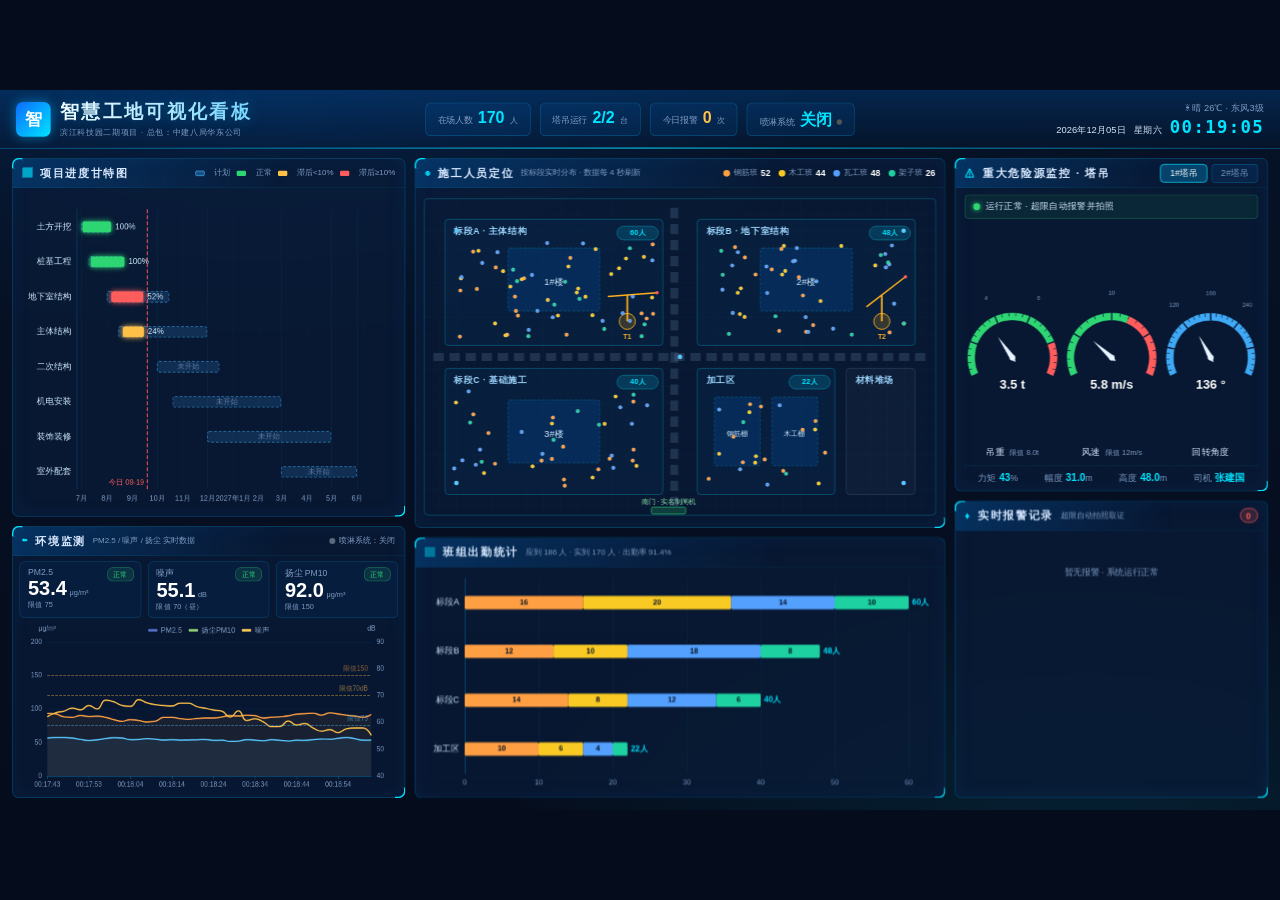
<file: site-dashboard/index.html>
<!DOCTYPE html>
<html lang="zh-CN">
<head>
<meta charset="UTF-8">
<meta name="viewport" content="width=device-width, initial-scale=1.0">
<title>智慧工地可视化看板</title>
<link rel="stylesheet" href="css/style.css">
</head>
<body>
<div id="app">

  <!-- ================= 顶部标题栏 ================= -->
  <header id="header">
    <div class="h-left">
      <div class="logo">智</div>
      <div class="title-wrap">
        <h1>智慧工地可视化看板</h1>
        <p>滨江科技园二期项目 · 总包：中建八局华东公司</p>
      </div>
    </div>
    <div class="h-center">
      <div class="kpi-chip"><span class="k-label">在场人数</span><span class="k-value" id="kpiWorkers">--</span><span class="k-unit">人</span></div>
      <div class="kpi-chip"><span class="k-label">塔吊运行</span><span class="k-value" id="kpiCrane">2/2</span><span class="k-unit">台</span></div>
      <div class="kpi-chip"><span class="k-label">今日报警</span><span class="k-value warn" id="kpiAlarm">0</span><span class="k-unit">次</span></div>
      <div class="kpi-chip"><span class="k-label">喷淋系统</span><span class="k-value" id="kpiSpray">关闭</span><span class="k-unit" id="kpiSprayDot"></span></div>
    </div>
    <div class="h-right">
      <div class="weather">☀ 晴 26℃ · 东风3级</div>
      <div class="datetime">
        <span id="dateText">----年--月--日</span>
        <span id="weekText">星期-</span>
        <span id="clock" class="clock">--:--:--</span>
      </div>
    </div>
  </header>

  <!-- ================= 主区域 ================= -->
  <main id="main">

    <!-- 左列：进度甘特图 + 环境监测 -->
    <section class="col col-l">
      <div class="panel" id="panelGantt">
        <div class="panel-title">
          <span class="t-icon">▦</span>项目进度甘特图
          <div class="legend">
            <i class="lg plan"></i>计划
            <i class="lg ok"></i>正常
            <i class="lg warn"></i>滞后&lt;10%
            <i class="lg danger"></i>滞后≥10%
          </div>
        </div>
        <div class="panel-body"><div id="ganttChart" class="chart"></div></div>
      </div>

      <div class="panel" id="panelEnv">
        <div class="panel-title">
          <span class="t-icon">☁</span>环境监测
          <span class="sub">PM2.5 / 噪声 / 扬尘 实时数据</span>
          <div class="spray-state" id="sprayState">
            <i class="dot"></i><span class="txt">喷淋系统：关闭</span>
          </div>
        </div>
        <div class="panel-body env-body">
          <div class="env-cards">
            <div class="env-card" id="cardPm25">
              <div class="e-name">PM2.5</div>
              <div class="e-val"><b id="vPm25">--</b><span>μg/m³</span></div>
              <div class="e-limit">限值 75</div>
              <div class="e-status ok">正常</div>
            </div>
            <div class="env-card" id="cardNoise">
              <div class="e-name">噪声</div>
              <div class="e-val"><b id="vNoise">--</b><span>dB</span></div>
              <div class="e-limit">限值 70（昼）</div>
              <div class="e-status ok">正常</div>
            </div>
            <div class="env-card" id="cardPm10">
              <div class="e-name">扬尘 PM10</div>
              <div class="e-val"><b id="vPm10">--</b><span>μg/m³</span></div>
              <div class="e-limit">限值 150</div>
              <div class="e-status ok">正常</div>
            </div>
          </div>
          <div id="envChart" class="chart env-chart"></div>
        </div>
      </div>
    </section>

    <!-- 中列：人员定位 + 班组出勤 -->
    <section class="col col-m">
      <div class="panel" id="panelMap">
        <div class="panel-title">
          <span class="t-icon">◉</span>施工人员定位
          <span class="sub">按标段实时分布 · 数据每 4 秒刷新</span>
          <div class="crew-legend" id="crewLegend"></div>
        </div>
        <div class="panel-body map-body">
          <svg id="siteMap" viewBox="0 0 900 560" preserveAspectRatio="xMidYMid meet">
            <defs>
              <pattern id="gridPat" width="30" height="30" patternUnits="userSpaceOnUse">
                <path d="M 30 0 L 0 0 0 30" fill="none" stroke="rgba(0,180,255,0.07)" stroke-width="1"/>
              </pattern>
            </defs>
            <rect x="0" y="0" width="900" height="560" fill="url(#gridPat)" rx="6"/>
            <rect x="4" y="4" width="892" height="552" fill="none" stroke="rgba(0,228,255,0.25)" stroke-width="1.5" rx="6"/>

            <!-- 标段A -->
            <g class="zone" id="zoneA">
              <rect class="zone-rect" x="40" y="40" width="380" height="220" rx="6"/>
              <rect class="bld" x="150" y="90" width="160" height="110" rx="4"/>
              <text class="bld-txt" x="230" y="150">1#楼</text>
              <text class="zone-name" x="56" y="66">标段A · 主体结构</text>
              <g class="zone-badge" transform="translate(340,52)">
                <rect width="72" height="24" rx="12"/>
                <text x="36" y="16" id="cntA">0人</text>
              </g>
            </g>
            <!-- 标段B -->
            <g class="zone" id="zoneB">
              <rect class="zone-rect" x="480" y="40" width="380" height="220" rx="6"/>
              <rect class="bld" x="590" y="90" width="160" height="110" rx="4"/>
              <text class="bld-txt" x="670" y="150">2#楼</text>
              <text class="zone-name" x="496" y="66">标段B · 地下室结构</text>
              <g class="zone-badge" transform="translate(780,52)">
                <rect width="72" height="24" rx="12"/>
                <text x="36" y="16" id="cntB">0人</text>
              </g>
            </g>
            <!-- 标段C -->
            <g class="zone" id="zoneC">
              <rect class="zone-rect" x="40" y="300" width="380" height="220" rx="6"/>
              <rect class="bld" x="150" y="355" width="160" height="110" rx="4"/>
              <text class="bld-txt" x="230" y="415">3#楼</text>
              <text class="zone-name" x="56" y="326">标段C · 基础施工</text>
              <g class="zone-badge" transform="translate(340,312)">
                <rect width="72" height="24" rx="12"/>
                <text x="36" y="16" id="cntC">0人</text>
              </g>
            </g>
            <!-- 加工区 -->
            <g class="zone" id="zoneD">
              <rect class="zone-rect" x="480" y="300" width="240" height="220" rx="6"/>
              <rect class="bld" x="510" y="350" width="80" height="120" rx="4"/>
              <rect class="bld" x="610" y="350" width="80" height="120" rx="4"/>
              <text class="bld-txt" x="550" y="415" style="font-size:13px">钢筋棚</text>
              <text class="bld-txt" x="650" y="415" style="font-size:13px">木工棚</text>
              <text class="zone-name" x="496" y="326">加工区</text>
              <g class="zone-badge" transform="translate(640,312)">
                <rect width="72" height="24" rx="12"/>
                <text x="36" y="16" id="cntD">0人</text>
              </g>
            </g>
            <!-- 堆场 -->
            <g class="zone">
              <rect class="zone-rect dim" x="740" y="300" width="120" height="220" rx="6"/>
              <text class="zone-name" x="756" y="326">材料堆场</text>
            </g>

            <!-- 道路 -->
            <line x1="440" y1="20" x2="440" y2="540" class="road"/>
            <line x1="20" y1="280" x2="880" y2="280" class="road"/>

            <!-- 塔吊 -->
            <g class="tower" id="tower1" transform="translate(358,218)">
              <circle r="14" class="tower-base"/>
              <line x1="0" y1="0" x2="0" y2="-46" class="mast"/>
              <g class="jib">
                <animateTransform attributeName="transform" type="rotate" values="-40 0 -46;50 0 -46;-40 0 -46" keyTimes="0;0.5;1" dur="14s" repeatCount="indefinite"/>
                <line x1="-34" y1="-46" x2="52" y2="-46" class="jib-line"/><circle cx="52" cy="-46" r="3" class="hook"/>
              </g>
              <text y="30" class="tower-txt">T1</text>
            </g>
            <g class="tower" id="tower2" transform="translate(802,218)">
              <circle r="14" class="tower-base"/>
              <line x1="0" y1="0" x2="0" y2="-46" class="mast"/>
              <g class="jib">
                <animateTransform attributeName="transform" type="rotate" values="50 0 -46;-40 0 -46;50 0 -46" keyTimes="0;0.5;1" dur="18s" begin="-6s" repeatCount="indefinite"/>
                <line x1="-34" y1="-46" x2="52" y2="-46" class="jib-line"/><circle cx="52" cy="-46" r="3" class="hook"/>
              </g>
              <text y="30" class="tower-txt">T2</text>
            </g>

            <!-- 喷淋点 -->
            <g id="sprays">
              <g class="spray" transform="translate(60,60)"><circle class="s-core" r="4"/><circle class="s-wave" r="6"/><circle class="s-wave w2" r="6"/></g>
              <g class="spray" transform="translate(840,60)"><circle class="s-core" r="4"/><circle class="s-wave" r="6"/><circle class="s-wave w2" r="6"/></g>
              <g class="spray" transform="translate(60,500)"><circle class="s-core" r="4"/><circle class="s-wave" r="6"/><circle class="s-wave w2" r="6"/></g>
              <g class="spray" transform="translate(840,500)"><circle class="s-core" r="4"/><circle class="s-wave" r="6"/><circle class="s-wave w2" r="6"/></g>
              <g class="spray" transform="translate(450,280)"><circle class="s-core" r="4"/><circle class="s-wave" r="6"/><circle class="s-wave w2" r="6"/></g>
            </g>

            <!-- 大门 -->
            <g transform="translate(430,548)"><rect x="-30" y="-6" width="60" height="12" rx="3" class="gate"/><text y="-12" class="gate-txt">南门 · 实名制闸机</text></g>

            <!-- 工人定位点层 -->
            <g id="workerLayer"></g>
          </svg>
        </div>
      </div>

      <div class="panel" id="panelAttend">
        <div class="panel-title">
          <span class="t-icon">▤</span>班组出勤统计
          <span class="sub" id="attendSummary">应到 -- 人 · 实到 -- 人 · 出勤率 --%</span>
        </div>
        <div class="panel-body"><div id="attendChart" class="chart"></div></div>
      </div>
    </section>

    <!-- 右列：塔吊监控 + 报警记录 -->
    <section class="col col-r">
      <div class="panel" id="panelCrane">
        <div class="panel-title">
          <span class="t-icon">⚠</span>重大危险源监控 · 塔吊
          <div class="crane-tabs">
            <button class="tab active" data-crane="0">1#塔吊</button>
            <button class="tab" data-crane="1">2#塔吊</button>
          </div>
        </div>
        <div class="panel-body crane-body">
          <div class="crane-status" id="craneStatus"><i class="dot ok"></i><span>运行正常 · 超限自动报警并拍照</span></div>
          <div class="gauges">
            <div class="gauge-box"><div id="gLoad" class="gauge"></div><div class="g-name">吊重 <small>限值 8.0t</small></div></div>
            <div class="gauge-box"><div id="gWind" class="gauge"></div><div class="g-name">风速 <small>限值 12m/s</small></div></div>
            <div class="gauge-box"><div id="gAngle" class="gauge"></div><div class="g-name">回转角度</div></div>
          </div>
          <div class="crane-meta" id="craneMeta">
            <span>力矩 <b id="mMoment">--</b>%</span>
            <span>幅度 <b id="mRadius">--</b>m</span>
            <span>高度 <b id="mHeight">--</b>m</span>
            <span>司机 <b id="mDriver">张建国</b></span>
          </div>
        </div>
      </div>

      <div class="panel" id="panelAlarm">
        <div class="panel-title">
          <span class="t-icon">♦</span>实时报警记录
          <span class="sub">超限自动拍照取证</span>
          <span class="alarm-count" id="alarmCount">0</span>
        </div>
        <div class="panel-body"><div id="alarmList" class="alarm-list">
          <div class="alarm-empty">暂无报警 · 系统运行正常</div>
        </div></div>
      </div>
    </section>

  </main>
</div>

<!-- 报警照片放大查看 -->
<div id="photoModal" class="modal hidden">
  <div class="modal-mask"></div>
  <div class="modal-box">
    <div class="modal-title">报警抓拍照片 <span id="modalClose">✕</span></div>
    <img id="modalImg" alt="报警抓拍">
  </div>
</div>

<script src="assets/echarts.min.js"></script>
<script src="js/main.js"></script>
</body>
</html>
</file>
<file: site-dashboard/css/style.css>
/* ============ 智慧工地可视化看板 ============ */
* { margin: 0; padding: 0; box-sizing: border-box; }

:root {
  --bg: #050d1d;
  --panel: rgba(10, 28, 58, 0.72);
  --panel-border: rgba(0, 190, 255, 0.28);
  --cyan: #00e4ff;
  --blue: #3fa9f5;
  --green: #2ed573;
  --yellow: #ffc048;
  --red: #ff5c5c;
  --text: #d7e8ff;
  --text-dim: #7f9cc4;
}

html, body {
  width: 100%; height: 100%;
  background: var(--bg);
  overflow: hidden;
  font-family: "Microsoft YaHei", "PingFang SC", "Helvetica Neue", sans-serif;
  color: var(--text);
}

#app {
  width: 1920px; height: 1080px;
  position: absolute; left: 50%; top: 50%;
  transform-origin: center center;
  display: flex; flex-direction: column;
  background:
    radial-gradient(ellipse 900px 500px at 20% -10%, rgba(0, 120, 255, 0.16), transparent),
    radial-gradient(ellipse 900px 500px at 85% 110%, rgba(0, 228, 255, 0.10), transparent),
    linear-gradient(180deg, #061226 0%, #050d1d 100%);
}

/* ============ 顶部 ============ */
#header {
  height: 88px; flex: none;
  display: flex; align-items: center; justify-content: space-between;
  padding: 0 24px;
  background: linear-gradient(180deg, rgba(0, 90, 180, 0.28), rgba(0, 60, 130, 0.05));
  border-bottom: 1px solid var(--panel-border);
  position: relative;
}
#header::after {
  content: ""; position: absolute; left: 0; right: 0; bottom: -1px; height: 2px;
  background: linear-gradient(90deg, transparent, var(--cyan), transparent);
  opacity: .6;
}
.h-left { display: flex; align-items: center; gap: 14px; width: 560px; }
.logo {
  width: 52px; height: 52px; border-radius: 10px;
  background: linear-gradient(135deg, #0b6cff, #00e4ff);
  display: flex; align-items: center; justify-content: center;
  font-size: 26px; font-weight: 800; color: #fff;
  box-shadow: 0 0 18px rgba(0, 180, 255, .55);
}
.title-wrap h1 {
  font-size: 28px; letter-spacing: 4px; font-weight: 700;
  background: linear-gradient(90deg, #fff, #7fd8ff);
  -webkit-background-clip: text; background-clip: text; color: transparent;
  text-shadow: 0 0 24px rgba(0, 200, 255, .25);
}
.title-wrap p { font-size: 12px; color: var(--text-dim); letter-spacing: 1px; margin-top: 4px; }

.h-center { display: flex; gap: 14px; }
.kpi-chip {
  display: flex; align-items: baseline; gap: 8px;
  padding: 8px 18px; border: 1px solid var(--panel-border); border-radius: 8px;
  background: rgba(0, 120, 220, 0.10);
}
.k-label { font-size: 13px; color: var(--text-dim); }
.k-value { font-size: 24px; font-weight: 700; color: var(--cyan); font-family: "DIN Alternate", "Bahnschrift", sans-serif; }
.k-value.warn { color: var(--yellow); }
.k-value.alarm-on { color: var(--red); animation: blink 1s infinite; }
.k-unit { font-size: 12px; color: var(--text-dim); }
#kpiSprayDot { width: 8px; height: 8px; border-radius: 50%; background: #555; display: inline-block; }
#kpiSprayDot.on { background: var(--green); box-shadow: 0 0 8px var(--green); }

.h-right { width: 560px; text-align: right; }
.weather { font-size: 14px; color: var(--text-dim); margin-bottom: 4px; }
.datetime { font-size: 14px; color: var(--text); display: flex; gap: 12px; justify-content: flex-end; align-items: baseline; }
.clock { font-size: 26px; font-weight: 700; color: var(--cyan); font-family: "DIN Alternate", "Bahnschrift", monospace; letter-spacing: 2px; }

/* ============ 主布局 ============ */
#main {
  flex: 1; display: grid;
  grid-template-columns: 590px 1fr 470px;
  gap: 14px; padding: 14px 18px 18px;
  min-height: 0;
}
.col { display: flex; flex-direction: column; gap: 14px; min-height: 0; }
#panelGantt  { flex: 1.32; }
#panelEnv    { flex: 1; }
#panelMap    { flex: 1.42; }
#panelAttend { flex: 1; }
#panelCrane  { flex: 1.12; }
#panelAlarm  { flex: 1; }

/* ============ 面板通用 ============ */
.panel {
  background: var(--panel);
  border: 1px solid var(--panel-border);
  border-radius: 10px;
  display: flex; flex-direction: column;
  min-height: 0; position: relative;
  box-shadow: inset 0 0 30px rgba(0, 100, 200, 0.08);
  backdrop-filter: blur(2px);
}
.panel::before, .panel::after {
  content: ""; position: absolute; width: 14px; height: 14px; pointer-events: none;
}
.panel::before { left: -1px; top: -1px; border-left: 2px solid var(--cyan); border-top: 2px solid var(--cyan); border-top-left-radius: 10px; }
.panel::after  { right: -1px; bottom: -1px; border-right: 2px solid var(--cyan); border-bottom: 2px solid var(--cyan); border-bottom-right-radius: 10px; }

.panel-title {
  height: 44px; flex: none;
  display: flex; align-items: center; gap: 10px;
  padding: 0 14px;
  font-size: 17px; font-weight: 700; letter-spacing: 2px;
  background: linear-gradient(90deg, rgba(0, 140, 255, 0.22), transparent 70%);
  border-bottom: 1px solid rgba(0, 190, 255, 0.15);
  border-radius: 10px 10px 0 0;
  white-space: nowrap; overflow: hidden;
}
.t-icon { color: var(--cyan); font-size: 15px; }
.panel-title .sub { font-size: 12px; color: var(--text-dim); font-weight: 400; letter-spacing: 0; }
.panel-body { flex: 1; min-height: 0; padding: 8px 10px 10px; display: flex; flex-direction: column; }
.chart { flex: 1; min-height: 0; width: 100%; }

.legend { margin-left: auto; display: flex; align-items: center; gap: 10px; font-size: 12px; color: var(--text-dim); font-weight: 400; letter-spacing: 0; }
.lg { display: inline-block; width: 14px; height: 8px; border-radius: 2px; margin-right: 4px; vertical-align: middle; }
.lg.plan   { background: rgba(63,169,245,.35); border: 1px solid #3fa9f5; }
.lg.ok     { background: var(--green); }
.lg.warn   { background: var(--yellow); }
.lg.danger { background: var(--red); }

/* ============ 环境监测 ============ */
.env-body { gap: 8px; }
.env-cards { flex: none; display: grid; grid-template-columns: repeat(3, 1fr); gap: 10px; }
.env-card {
  border: 1px solid rgba(0, 190, 255, 0.2); border-radius: 8px;
  background: rgba(0, 90, 180, 0.10);
  padding: 8px 12px; position: relative; transition: border-color .3s;
}
.env-card.alarm { border-color: var(--red); box-shadow: 0 0 14px rgba(255, 92, 92, .35); animation: cardFlash 1s infinite; }
.e-name { font-size: 13px; color: var(--text-dim); }
.e-val b { font-size: 30px; font-weight: 700; color: #fff; font-family: "DIN Alternate", "Bahnschrift", sans-serif; }
.e-val span { font-size: 11px; color: var(--text-dim); margin-left: 4px; }
.env-card.alarm .e-val b { color: var(--red); }
.e-limit { font-size: 11px; color: var(--text-dim); }
.e-status {
  position: absolute; top: 8px; right: 10px;
  font-size: 11px; padding: 2px 8px; border-radius: 8px;
}
.e-status.ok { color: var(--green); background: rgba(46, 213, 115, .12); border: 1px solid rgba(46,213,115,.4); }
.e-status.bad { color: var(--red); background: rgba(255, 92, 92, .12); border: 1px solid rgba(255,92,92,.5); }
.env-chart { min-height: 0; }

.spray-state { margin-left: auto; display: flex; align-items: center; gap: 6px; font-size: 12px; font-weight: 400; color: var(--text-dim); letter-spacing: 0; }
.spray-state .dot { width: 9px; height: 9px; border-radius: 50%; background: #5a6b80; }
.spray-state.on { color: var(--green); }
.spray-state.on .dot { background: var(--green); box-shadow: 0 0 10px var(--green); animation: pulse 1.2s infinite; }

/* ============ 人员定位地图 ============ */
.map-body { padding: 6px 10px 8px; }
#siteMap { width: 100%; height: 100%; }

.zone-rect { fill: rgba(0, 140, 255, 0.05); stroke: rgba(0, 228, 255, 0.35); stroke-width: 1.2; }
.zone-rect.dim { fill: rgba(120, 140, 170, 0.05); stroke: rgba(140, 170, 200, 0.25); }
.zone:hover .zone-rect { fill: rgba(0, 160, 255, 0.10); }
.zone-name { fill: #9fd8ff; font-size: 15px; font-weight: 600; letter-spacing: 1px; }
.bld { fill: rgba(0, 90, 180, 0.22); stroke: rgba(0, 190, 255, 0.4); stroke-width: 1; stroke-dasharray: 5 3; }
.bld-txt { fill: #cfeaff; font-size: 16px; text-anchor: middle; dominant-baseline: middle; }
.zone-badge rect { fill: rgba(0, 228, 255, 0.14); stroke: rgba(0, 228, 255, 0.5); }
.zone-badge text { fill: #00e4ff; font-size: 13px; font-weight: 700; text-anchor: middle; }
.road { stroke: rgba(150, 190, 230, 0.16); stroke-width: 14; stroke-dasharray: 18 10; }

.tower-base { fill: rgba(255, 170, 0, 0.18); stroke: #ffb020; stroke-width: 1.5; }
.mast { stroke: #ffb020; stroke-width: 3; }
.jib-line { stroke: #ffb020; stroke-width: 2.5; }
.hook { fill: #ff5c5c; }
.tower-txt { fill: #ffb020; font-size: 12px; font-weight: 700; text-anchor: middle; }
.tower.alarm .tower-base, .tower.alarm .mast, .tower.alarm .jib-line { stroke: var(--red); }
.tower.alarm .tower-base { fill: rgba(255, 60, 60, 0.25); animation: blink 1s infinite; }

.gate { fill: rgba(46, 213, 115, 0.2); stroke: var(--green); }
.gate-txt { fill: #8ee6b0; font-size: 12px; text-anchor: middle; }

.spray .s-core { fill: #58c7ff; }
.spray .s-wave { fill: none; stroke: #58c7ff; stroke-width: 2; opacity: 0; transform-box: fill-box; transform-origin: center; }
.spray.on .s-wave { animation: sprayWave 1.6s ease-out infinite; }
.spray.on .s-wave.w2 { animation-delay: .8s; }

.worker-dot { transition: transform 3.2s ease-in-out; }
.worker-dot circle { stroke: rgba(255,255,255,.55); stroke-width: .6; }

.crew-legend { margin-left: auto; display: flex; gap: 12px; font-size: 12px; font-weight: 400; letter-spacing: 0; color: var(--text-dim); }
.crew-legend .cl { display: flex; align-items: center; gap: 5px; }
.crew-legend .cl i { width: 10px; height: 10px; border-radius: 50%; display: inline-block; }
.crew-legend .cl b { color: #fff; font-size: 13px; }

/* ============ 塔吊监控 ============ */
.crane-tabs { margin-left: auto; display: flex; gap: 6px; }
.crane-tabs .tab {
  background: rgba(0, 120, 220, 0.12); color: var(--text-dim);
  border: 1px solid rgba(0, 190, 255, 0.3); border-radius: 6px;
  font-size: 13px; padding: 4px 14px; cursor: pointer; font-family: inherit;
}
.crane-tabs .tab.active { background: rgba(0, 180, 255, 0.28); color: #fff; border-color: var(--cyan); }

.crane-body { padding: 10px 14px; gap: 8px; }
.crane-status {
  flex: none; display: flex; align-items: center; gap: 8px;
  font-size: 14px; padding: 8px 12px; border-radius: 6px;
  background: rgba(46, 213, 115, 0.08); border: 1px solid rgba(46, 213, 115, 0.3);
  transition: all .3s;
}
.crane-status .dot { width: 10px; height: 10px; border-radius: 50%; background: var(--green); box-shadow: 0 0 8px var(--green); }
.crane-status.alarm {
  background: rgba(255, 60, 60, 0.12); border-color: var(--red);
  color: #ffb3b3; animation: cardFlash 1s infinite;
}
.crane-status.alarm .dot { background: var(--red); box-shadow: 0 0 10px var(--red); }

.gauges { flex: 1; display: grid; grid-template-columns: repeat(3, 1fr); gap: 6px; min-height: 0; }
.gauge-box { display: flex; flex-direction: column; min-height: 0; }
.gauge { flex: 1; min-height: 0; }
.g-name { flex: none; text-align: center; font-size: 14px; color: var(--text); padding-bottom: 2px; }
.g-name small { color: var(--text-dim); font-size: 11px; margin-left: 4px; }

.crane-meta {
  flex: none; display: flex; justify-content: space-around;
  border-top: 1px dashed rgba(0, 190, 255, 0.2); padding-top: 8px;
  font-size: 13px; color: var(--text-dim);
}
.crane-meta b { color: var(--cyan); font-size: 15px; margin-left: 2px; }

#panelCrane.alarming { animation: panelFlash 1s infinite; }

/* ============ 报警记录 ============ */
.alarm-count {
  margin-left: auto; min-width: 26px; height: 22px; padding: 0 8px;
  background: rgba(255, 92, 92, 0.18); border: 1px solid var(--red);
  color: var(--red); border-radius: 11px;
  font-size: 13px; font-weight: 700;
  display: flex; align-items: center; justify-content: center;
}
.alarm-list { flex: 1; overflow-y: auto; padding: 6px 8px; display: flex; flex-direction: column; gap: 8px; }
.alarm-list::-webkit-scrollbar { width: 5px; }
.alarm-list::-webkit-scrollbar-thumb { background: rgba(0, 190, 255, 0.3); border-radius: 3px; }
.alarm-empty { color: var(--text-dim); font-size: 13px; text-align: center; margin-top: 40px; }

.alarm-item {
  display: flex; align-items: flex-start; gap: 8px;
  border: 1px solid rgba(0, 190, 255, 0.15); border-left-width: 3px;
  border-radius: 6px; padding: 8px 10px;
  background: rgba(0, 90, 180, 0.08);
  font-size: 13px; animation: slideIn .35s ease;
}
.alarm-item.lv-red { border-left-color: var(--red); }
.alarm-item.lv-yellow { border-left-color: var(--yellow); }
.alarm-item .t { color: var(--text-dim); font-size: 12px; flex: none; padding-top: 1px; font-family: monospace; }
.alarm-item .tag {
  flex: none; font-size: 11px; padding: 1px 7px; border-radius: 8px; margin-top: 1px;
}
.tag-crane { color: #ffb020; background: rgba(255, 176, 32, .12); border: 1px solid rgba(255, 176, 32, .45); }
.tag-env   { color: #58c7ff; background: rgba(88, 199, 255, .12); border: 1px solid rgba(88, 199, 255, .45); }
.tag-spray { color: var(--green); background: rgba(46, 213, 115, .12); border: 1px solid rgba(46, 213, 115, .45); }
.alarm-item .msg { flex: 1; line-height: 1.5; color: var(--text); }
.alarm-item .msg em { color: var(--red); font-style: normal; font-weight: 700; }
.alarm-item img.shot {
  flex: none; width: 84px; height: 48px; object-fit: cover;
  border-radius: 4px; border: 1px solid rgba(255, 255, 255, 0.25);
  cursor: zoom-in;
}

/* ============ 弹窗 ============ */
.modal { position: fixed; inset: 0; z-index: 99; display: flex; align-items: center; justify-content: center; }
.modal.hidden { display: none; }
.modal-mask { position: absolute; inset: 0; background: rgba(0, 0, 0, 0.72); }
.modal-box { position: relative; background: #0a1c3a; border: 1px solid var(--cyan); border-radius: 10px; padding: 14px; }
.modal-title { font-size: 16px; margin-bottom: 10px; display: flex; justify-content: space-between; }
.modal-title span { cursor: pointer; color: var(--text-dim); }
.modal-title span:hover { color: #fff; }
#modalImg { width: 800px; max-width: 92vw; border-radius: 6px; display: block; }

/* ============ 动画 ============ */
@keyframes blink { 0%, 100% { opacity: 1; } 50% { opacity: .35; } }
@keyframes pulse { 0%, 100% { transform: scale(1); } 50% { transform: scale(1.35); } }
@keyframes cardFlash { 0%, 100% { box-shadow: 0 0 4px rgba(255,92,92,.2); } 50% { box-shadow: 0 0 20px rgba(255,92,92,.6); } }
@keyframes panelFlash { 0%, 100% { border-color: var(--panel-border); } 50% { border-color: var(--red); box-shadow: 0 0 24px rgba(255, 92, 92, .35); } }
@keyframes slew { from { transform: rotate(-40deg); } to { transform: rotate(50deg); } }
@keyframes sprayWave { 0% { transform: scale(.4); opacity: .9; } 100% { transform: scale(3.2); opacity: 0; } }@keyframes slideIn { from { transform: translateY(-10px); opacity: 0; } to { transform: none; opacity: 1; } }
</file>
